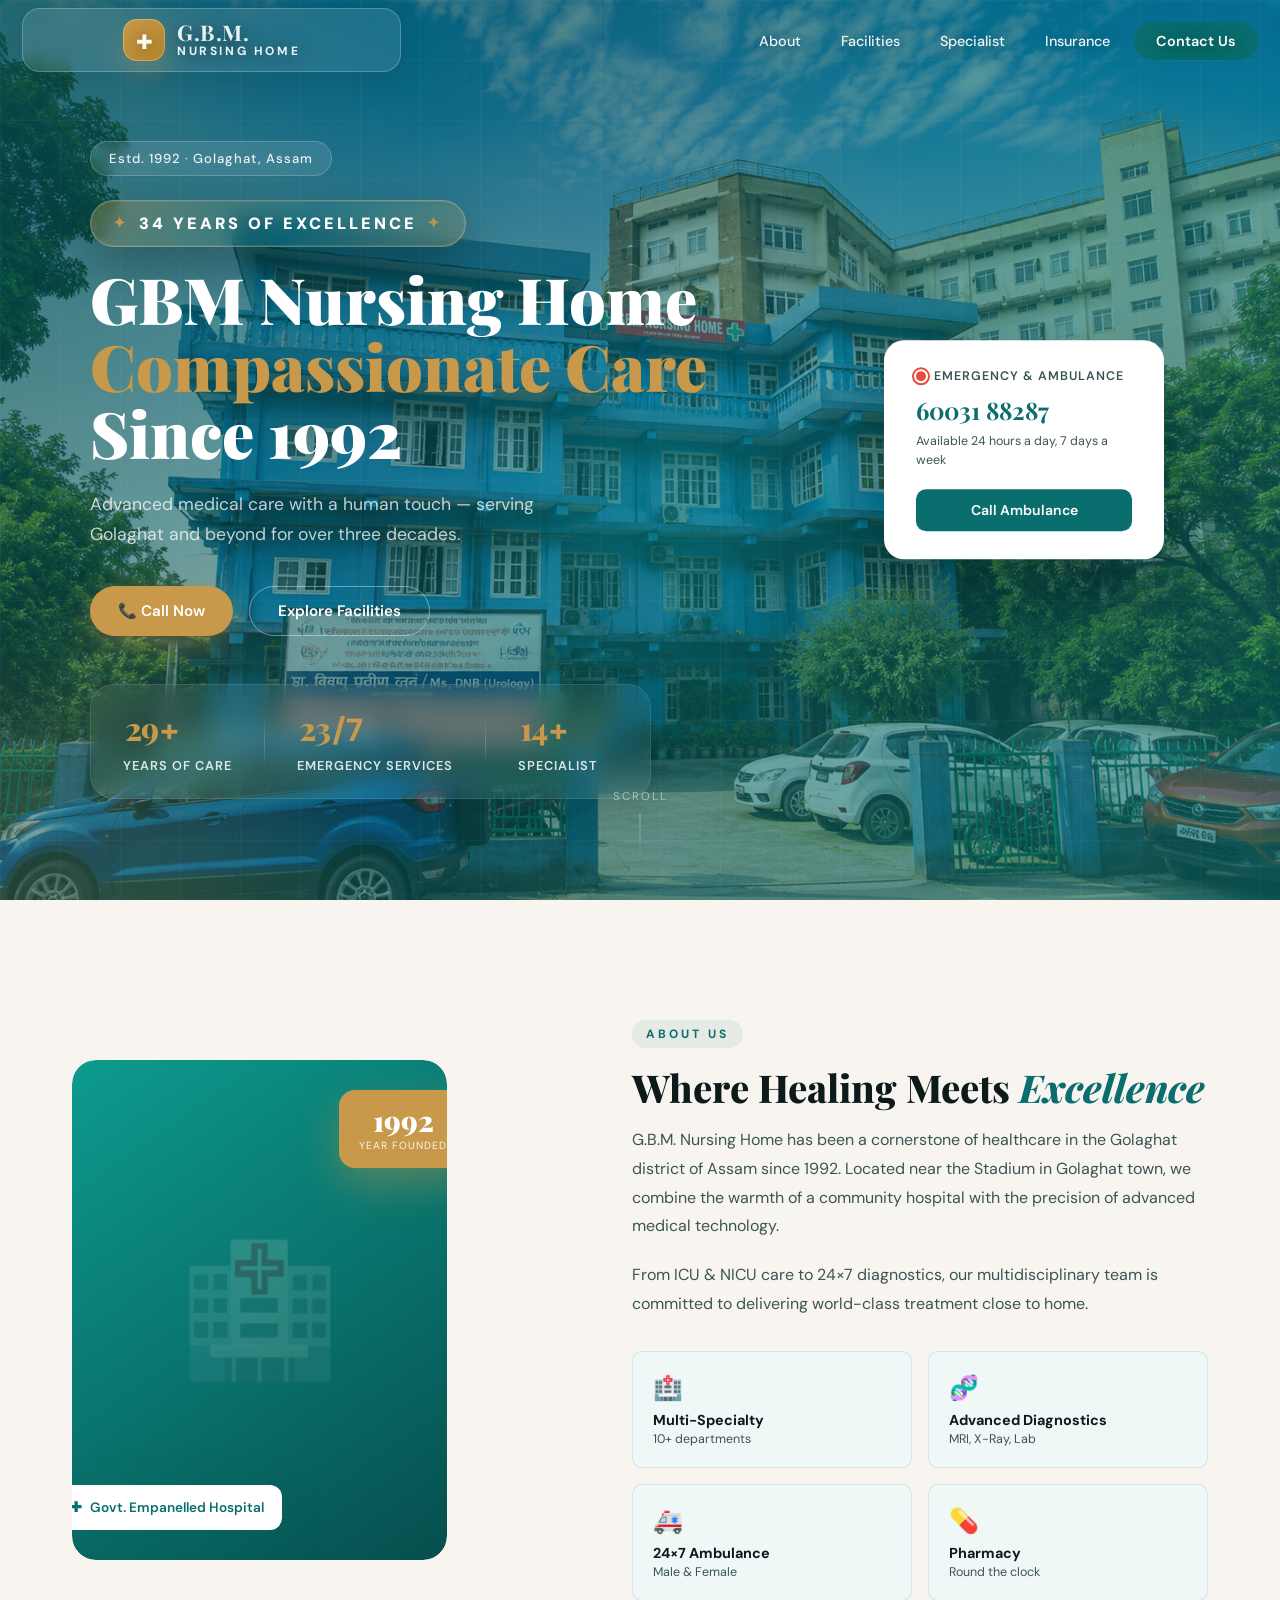
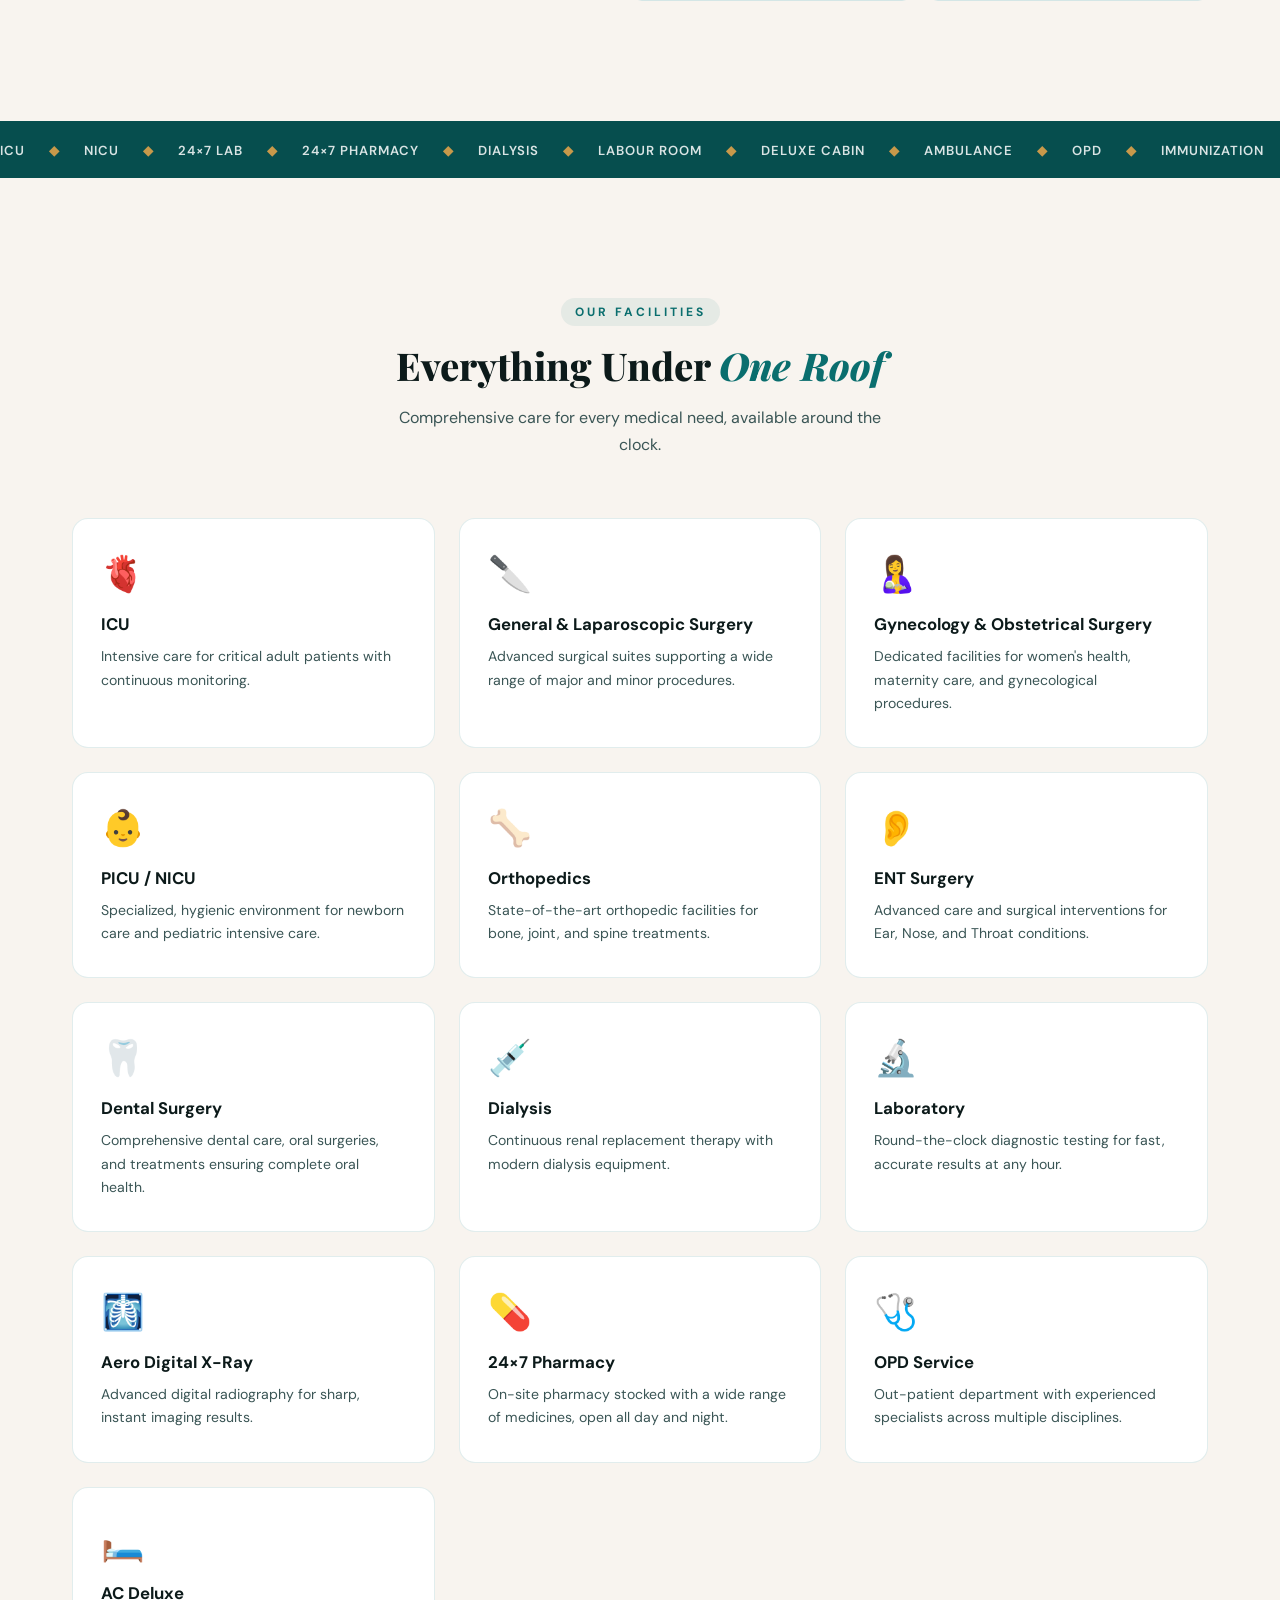
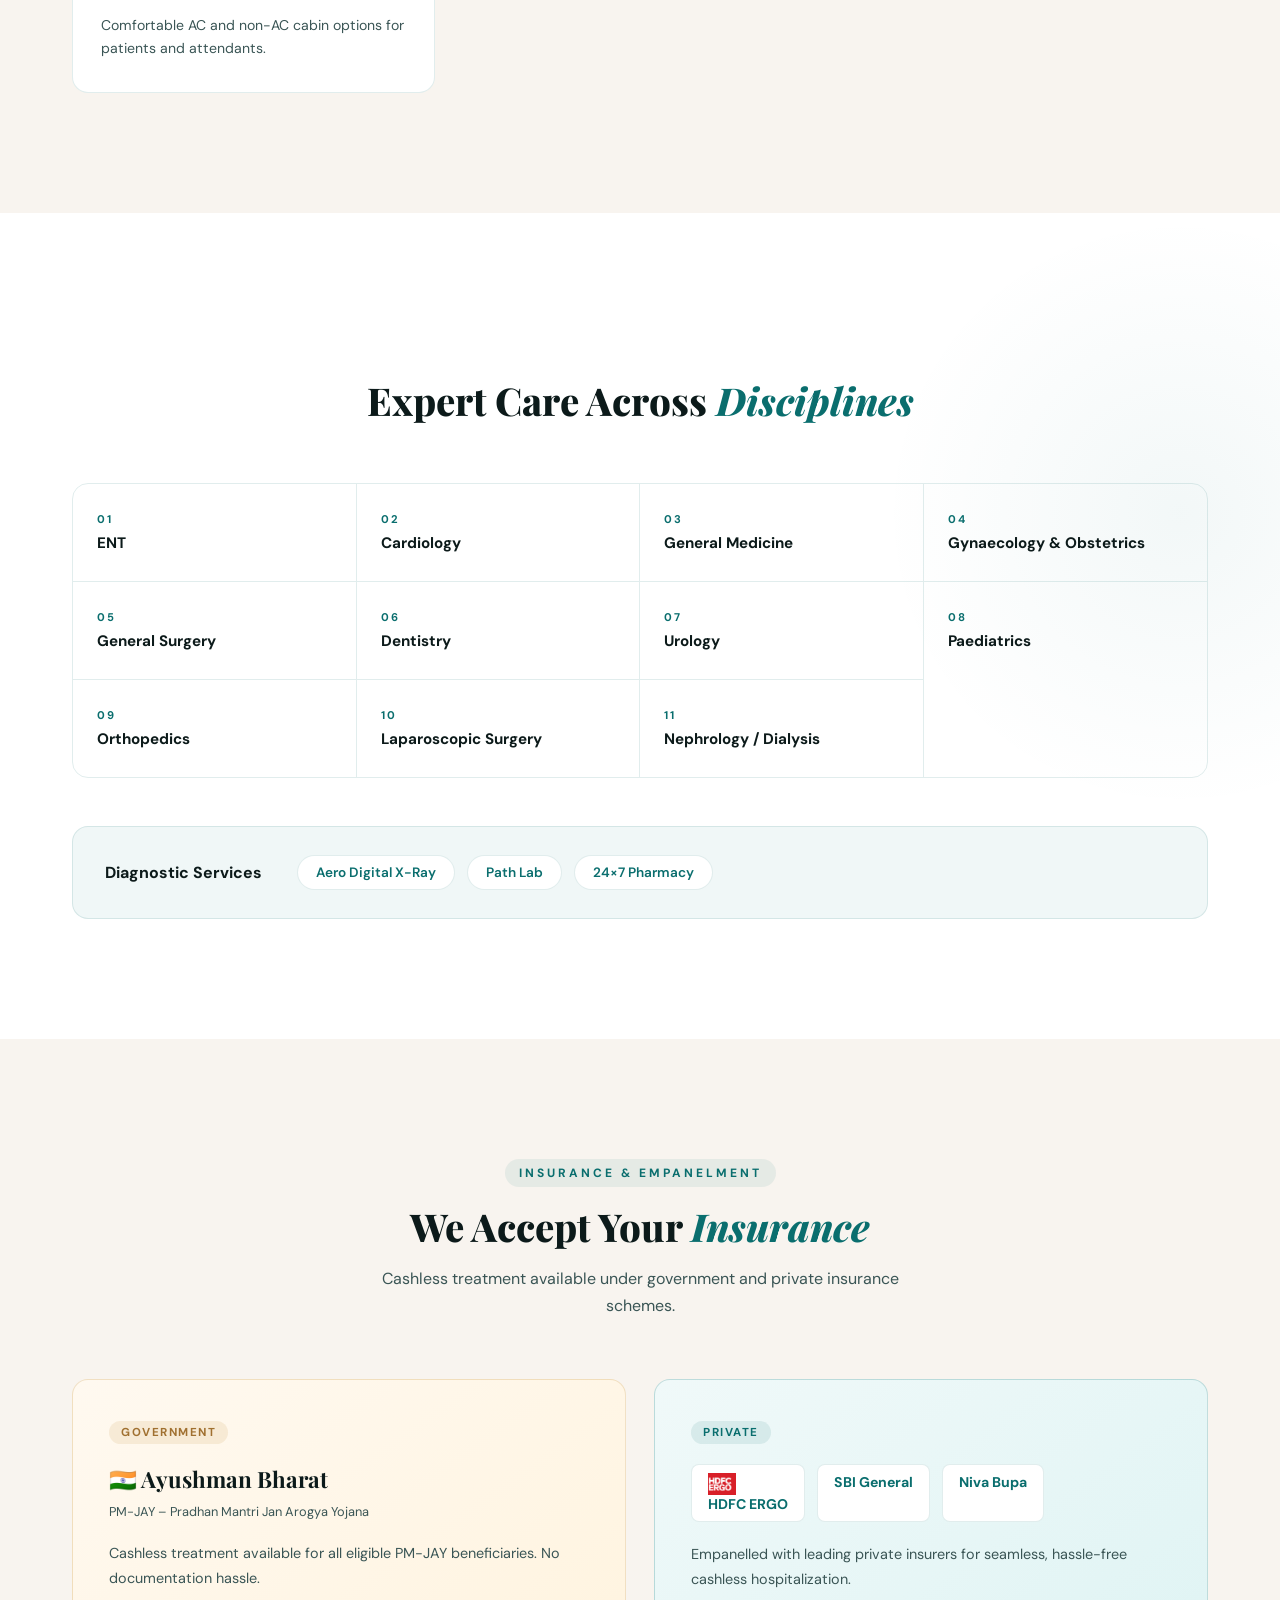
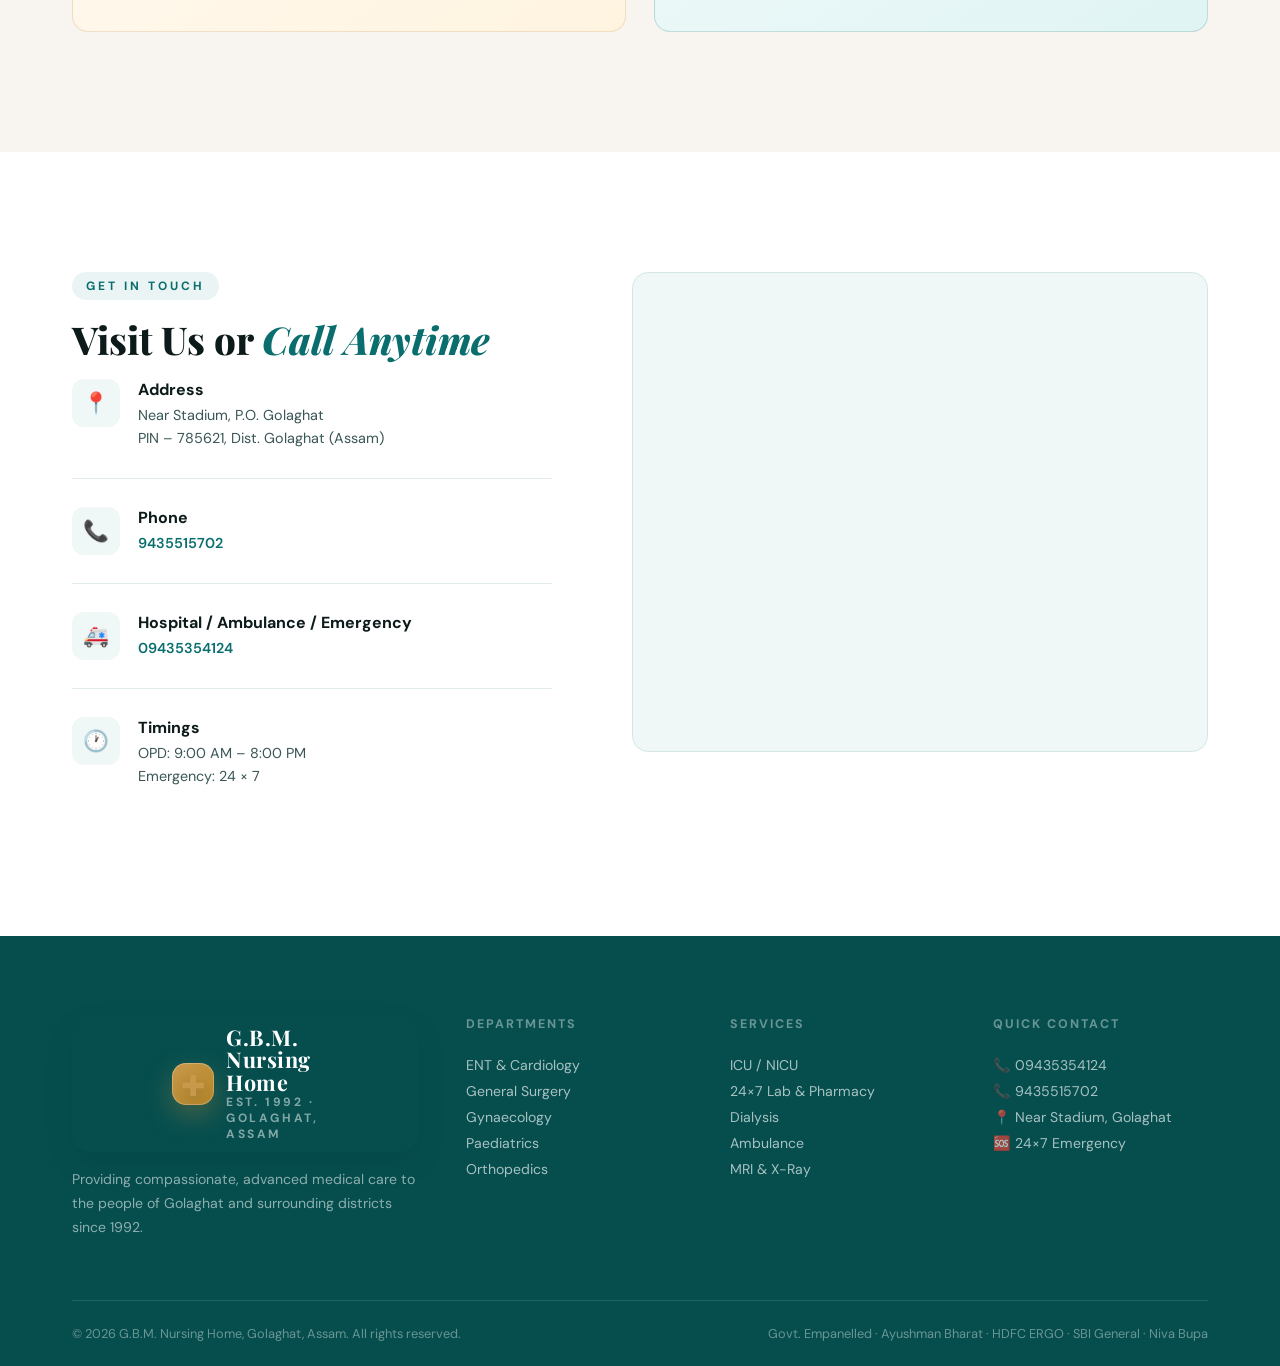
<file: index.html>
<!DOCTYPE html>
<html lang="en">
<head>
  <meta charset="UTF-8" />
  <meta name="viewport" content="width=device-width, initial-scale=1.0"/>
  <title>GBM Nursing Home | Best Nursing Home in Golaghat, Assam</title>
  <meta name="description" content="GBM Nursing Home in Golaghat, Assam — one of the best nursing homes in Golaghat since 1992. Multi-specialty hospital with ICU, NICU, surgery, diagnostics, 24×7 emergency and ambulance.">
  <meta name="keywords" content="nursing home, nursing home golaghat, best nursing homes in golaghat, list of nursing homes in golaghat, list of nursing homes, golaghat nursing home, golagahat nursing home, GBM nursing home, hospital in golaghat, best hospital golaghat assam, multi specialty hospital golaghat, private nursing home golaghat, nursing home near stadium golaghat, 24x7 emergency hospital golaghat, ayushman bharat hospital golaghat">
  <link rel="icon" type="image/jpeg" href="/logo.jpg">
  <link rel="apple-touch-icon" href="/logo.jpg">
  <meta property="og:url" content="https://gbmnursinghome.com/">
  <meta property="og:title" content="GBM Nursing Home – Golaghat, Assam">
  <meta property="og:description" content="GBM Nursing Home in Golaghat, Assam — one of the best nursing homes in Golaghat since 1992. Multi-specialty hospital with ICU, NICU, surgery, diagnostics, 24×7 emergency and ambulance.">
  <meta property="og:site_name" content="GBM Nursing Home">
  <meta property="og:image" content="https://gbmnursinghome.com/logo.jpg">
  <meta property="og:type" content="website">
  <meta property="og:see_also" content="https://www.facebook.com/pages/Gbm%20Nursing%20Home/524709287740438/">
  <meta name="twitter:card" content="summary_large_image">
  <meta name="twitter:title" content="GBM Nursing Home – Golaghat, Assam">
  <meta name="twitter:description" content="GBM Nursing Home — best nursing home in Golaghat, Assam. Multi-specialty healthcare since 1992 with 24×7 emergency.">
  <meta name="twitter:image" content="https://gbmnursinghome.com/logo.jpg">
  <script type="application/ld+json">
  {
    "@context": "https://schema.org",
    "@type": "Hospital",
    "name": "GBM Nursing Home",
    "url": "https://gbmnursinghome.com",
    "logo": "https://gbmnursinghome.com/logo.jpg",
    "sameAs": [
      "https://www.facebook.com/pages/Gbm%20Nursing%20Home/524709287740438/"
    ],
    "address": {
      "@type": "PostalAddress",
      "streetAddress": "Near Stadium, P.O. Golaghat",
      "postalCode": "785621",
      "addressLocality": "Golaghat",
      "addressRegion": "Assam",
      "addressCountry": "IN"
    },
    "telephone": "+91-9435515702"
  }
  </script>
  <link rel="stylesheet" href="style.css" />
  <link rel="preconnect" href="https://fonts.googleapis.com">
  <link rel="preconnect" href="https://fonts.gstatic.com" crossorigin>
  <link href="https://fonts.googleapis.com/css2?family=Playfair+Display:wght@400;600;700;900&family=DM+Sans:wght@300;400;500;600&display=swap" rel="stylesheet">
</head>
<body>

  <!-- PRELOADER -->
  <div id="preloader">
    <div class="pre-cross">
      <span></span><span></span>
    </div>
    <p class="pre-text">GBM Nursing Home</p>
  </div>

  <!-- CURSOR -->
  <div id="cursor"></div>
  <div id="cursor-follower"></div>

  <section class="nav-hero">
    <!-- NAV -->
    <nav id="navbar">
      <div class="nav-inner">
        <div class="nav-logo">
          <span class="logo-cross">✚</span>
          <div>
            <strong>G.B.M.</strong>
            <small>Nursing Home</small>
          </div>
        </div>
        <ul class="nav-links">
          <li><a href="#about">About</a></li>
          <li><a href="facilities.html">Facilities</a></li>
          <li><a href="specialist.html">Specialist</a></li>
          <li><a href="#insurance">Insurance</a></li>
          <li><a href="#contact" class="nav-cta">Contact Us</a></li>
        </ul>
        <button class="hamburger" id="hamburger" aria-label="Menu">
          <span></span><span></span><span></span>
        </button>
      </div>
      <div class="mobile-menu" id="mobileMenu">
        <a href="#about">About</a>
        <a href="facilities.html">Facilities</a>
        <a href="specialist.html">Specialist</a>
        <a href="#insurance">Insurance</a>
        <a href="#contact">Contact Us</a>
      </div>
    </nav>

    <!-- HERO -->
    <section id="hero">
      <div class="hero-bg">
        <div class="hero-blob blob1"></div>
        <div class="hero-blob blob2"></div>
        <div class="hero-blob blob3"></div>
        <div class="grid-lines"></div>
      </div>
      <div class="hero-content">
        <div class="hero-badge reveal">Estd. 1992 · Golaghat, Assam</div>
        <div class="hero-exp reveal">34 years of excellence</div>
        <h1 class="hero-title reveal">
          <span class="line">GBM Nursing Home</span>
          <span class="line accent-line">Compassionate Care</span>
          <span class="line">Since 1992</span>
        </h1>
        <p class="hero-sub reveal">Advanced medical care with a human touch — serving Golaghat and beyond for over three decades.</p>
        <div class="hero-actions reveal">
          <a href="tel:6003188287" class="btn btn-primary">📞 Call Now</a>
          <a href="#facilities" class="btn btn-ghost">Explore Facilities</a>
        </div>
        <div class="hero-stats reveal">
          <div class="stat">
            <span class="stat-num" data-count="30">0</span><span>+</span>
            <small>Years of Care</small>
          </div>
          <div class="stat-div"></div>
          <div class="stat">
            <span class="stat-num" data-count="24">0</span><span>/7</span>
            <small>Emergency Services</small>
          </div>
          <div class="stat-div"></div>
          <div class="stat">
            <span class="stat-num" data-count="15">0</span><span>+</span>
            <small>Specialist</small>
          </div>
        </div>
      </div>
      <div class="hero-card reveal">
        <div class="hcard-header">
          <span class="pulse-dot"></span> Emergency & Ambulance
        </div>
        <div class="hcard-num">60031 88287</div>
        <div class="hcard-sub">Available 24 hours a day, 7 days a week</div>
        <a href="tel:6003188287" class="hcard-btn">Call Ambulance</a>
      </div>
      <div class="scroll-hint">
        <span>Scroll</span>
        <div class="scroll-line"></div>
      </div>
    </section>
  </section>

  <!-- ABOUT -->
  <section id="about">
    <div class="container">
      <div class="about-grid">
        <div class="about-visual">
          <div class="about-img-wrap">
            <div class="about-img-bg"></div>
            <div class="about-tag"><span>✚</span> Govt. Empanelled Hospital</div>
            <div class="about-year">
              <strong>1992</strong>
              <small>Year Founded</small>
            </div>
          </div>
        </div>
        <div class="about-text">
          <div class="section-label reveal-up">About Us</div>
          <h2 class="section-heading reveal-up">Where Healing Meets <em>Excellence</em></h2>
          <p class="reveal-up">G.B.M. Nursing Home has been a cornerstone of healthcare in the Golaghat district of Assam since 1992. Located near the Stadium in Golaghat town, we combine the warmth of a community hospital with the precision of advanced medical technology.</p>
          <p class="reveal-up">From ICU & NICU care to 24×7 diagnostics, our multidisciplinary team is committed to delivering world-class treatment close to home.</p>
          <div class="about-pillars reveal-up">
            <div class="pillar">
              <div class="pillar-icon">🏥</div>
              <strong>Multi-Specialty</strong>
              <span>10+ departments</span>
            </div>
            <div class="pillar">
              <div class="pillar-icon">🧬</div>
              <strong>Advanced Diagnostics</strong>
              <span>MRI, X-Ray, Lab</span>
            </div>
            <div class="pillar">
              <div class="pillar-icon">🚑</div>
              <strong>24×7 Ambulance</strong>
              <span>Male & Female</span>
            </div>
            <div class="pillar">
              <div class="pillar-icon">💊</div>
              <strong>Pharmacy</strong>
              <span>Round the clock</span>
            </div>
          </div>
        </div>
      </div>
    </div>
  </section>

  <!-- FACILITIES TICKER -->
  <div class="ticker-wrap">
    <div class="ticker-track">
      <span>ICU</span><span class="dot">◆</span>
      <span>NICU</span><span class="dot">◆</span>
      <span>24×7 Lab</span><span class="dot">◆</span>
      <span>24×7 Pharmacy</span><span class="dot">◆</span>
      <span>Dialysis</span><span class="dot">◆</span>
      <span>Labour Room</span><span class="dot">◆</span>
      <span>Deluxe Cabin</span><span class="dot">◆</span>
      <span>Ambulance</span><span class="dot">◆</span>
      <span>OPD</span><span class="dot">◆</span>
      <span>Immunization</span><span class="dot">◆</span>
      <span>ICU</span><span class="dot">◆</span>
      <span>NICU</span><span class="dot">◆</span>
      <span>24×7 Lab</span><span class="dot">◆</span>
      <span>24×7 Pharmacy</span><span class="dot">◆</span>
      <span>Dialysis</span><span class="dot">◆</span>
      <span>Labour Room</span><span class="dot">◆</span>
      <span>Deluxe Cabin</span><span class="dot">◆</span>
      <span>Ambulance</span><span class="dot">◆</span>
      <span>OPD</span><span class="dot">◆</span>
      <span>Immunization</span><span class="dot">◆</span>
    </div>
  </div>

  <!-- FACILITIES -->
  <section id="facilities">
    <div class="container">
      <div class="section-header">
        <div class="section-label reveal-up">Our Facilities</div>
        <h2 class="section-heading reveal-up">Everything Under <em>One Roof</em></h2>
        <p class="section-sub reveal-up">Comprehensive care for every medical need, available around the clock.</p>
      </div>
      <div class="facilities-grid">
        <div class="fac-card reveal-up" data-delay="0" onclick="window.location.href='facilities.html#icu'" style="cursor: pointer;">
          <div class="fac-icon">🫀</div>
          <h3>ICU</h3>
          <p>Intensive care for critical adult patients with continuous monitoring.</p>
        </div>
        <div class="fac-card reveal-up" data-delay="100" onclick="window.location.href='facilities.html#gen-surgery'" style="cursor: pointer;">
          <div class="fac-icon">🔪</div>
          <h3>General & Laparoscopic Surgery</h3>
          <p>Advanced surgical suites supporting a wide range of major and minor procedures.</p>
        </div>
        <div class="fac-card reveal-up" data-delay="200" onclick="window.location.href='facilities.html#gynecology'" style="cursor: pointer;">
          <div class="fac-icon">🤱</div>
          <h3>Gynecology & Obstetrical Surgery</h3>
          <p>Dedicated facilities for women's health, maternity care, and gynecological procedures.</p>
        </div>
        <div class="fac-card reveal-up" data-delay="0" onclick="window.location.href='facilities.html#picu-nicu'" style="cursor: pointer;">
          <div class="fac-icon">👶</div>
          <h3>PICU / NICU</h3>
          <p>Specialized, hygienic environment for newborn care and pediatric intensive care.</p>
        </div>
        <div class="fac-card reveal-up" data-delay="100" onclick="window.location.href='facilities.html#orthopedics'" style="cursor: pointer;">
          <div class="fac-icon">🦴</div>
          <h3>Orthopedics</h3>
          <p>State-of-the-art orthopedic facilities for bone, joint, and spine treatments.</p>
        </div>
        <div class="fac-card reveal-up" data-delay="200" onclick="window.location.href='facilities.html#ent'" style="cursor: pointer;">
          <div class="fac-icon">👂</div>
          <h3>ENT Surgery</h3>
          <p>Advanced care and surgical interventions for Ear, Nose, and Throat conditions.</p>
        </div>
        <div class="fac-card reveal-up" data-delay="0" onclick="window.location.href='facilities.html#dental'" style="cursor: pointer;">
          <div class="fac-icon">🦷</div>
          <h3>Dental Surgery</h3>
          <p>Comprehensive dental care, oral surgeries, and treatments ensuring complete oral health.</p>
        </div>
        <div class="fac-card reveal-up" data-delay="100" onclick="window.location.href='facilities.html#dialysis'" style="cursor: pointer;">
          <div class="fac-icon">💉</div>
          <h3>Dialysis</h3>
          <p>Continuous renal replacement therapy with modern dialysis equipment.</p>
        </div>
        <div class="fac-card reveal-up" data-delay="200" onclick="window.location.href='facilities.html#laboratory'" style="cursor: pointer;">
          <div class="fac-icon">🔬</div>
          <h3>Laboratory</h3>
          <p>Round-the-clock diagnostic testing for fast, accurate results at any hour.</p>
        </div>
        <div class="fac-card reveal-up" data-delay="0" onclick="window.location.href='facilities.html#xray'" style="cursor: pointer;">
          <div class="fac-icon">🩻</div>
          <h3>Aero Digital X-Ray</h3>
          <p>Advanced digital radiography for sharp, instant imaging results.</p>
        </div>
        <div class="fac-card reveal-up" data-delay="100" onclick="window.location.href='facilities.html#pharmacy'" style="cursor: pointer;">
          <div class="fac-icon">💊</div>
          <h3>24×7 Pharmacy</h3>
          <p>On-site pharmacy stocked with a wide range of medicines, open all day and night.</p>
        </div>
        <div class="fac-card reveal-up" data-delay="200" onclick="window.location.href='facilities.html#opd'" style="cursor: pointer;">
          <div class="fac-icon">🩺</div>
          <h3>OPD Service</h3>
          <p>Out-patient department with experienced specialists across multiple disciplines.</p>
        </div>
        <div class="fac-card reveal-up" data-delay="0" onclick="window.location.href='facilities.html#ac-delux'" style="cursor: pointer;">
          <div class="fac-icon">🛏️</div>
          <h3>AC Deluxe</h3>
          <p>Comfortable AC and non-AC cabin options for patients and attendants.</p>
        </div>
      </div>
    </div>
  </section>

  <!-- SPECIALITIES -->
  <section id="specialities">
    <div class="spec-bg"></div>
    <div class="container">
      <div class="section-header">
        <div class="section-label reveal-up">Medical Specialist</div>
        <h2 class="section-heading reveal-up">Expert Care Across <em>Disciplines</em></h2>
      </div>
      <div class="spec-grid">
        <div class="spec-item reveal-up" data-delay="0" onclick="window.location.href='facilities.html#ent'" style="cursor:pointer;"><span>01</span><strong>ENT</strong></div>
        <div class="spec-item reveal-up" data-delay="50" onclick="window.location.href='facilities.html#icu'" style="cursor:pointer;"><span>02</span><strong>Cardiology</strong></div>
        <div class="spec-item reveal-up" data-delay="100" onclick="window.location.href='facilities.html#opd'" style="cursor:pointer;"><span>03</span><strong>General Medicine</strong></div>
        <div class="spec-item reveal-up" data-delay="150" onclick="window.location.href='facilities.html#gynecology'" style="cursor:pointer;"><span>04</span><strong>Gynaecology & Obstetrics</strong></div>
        <div class="spec-item reveal-up" data-delay="200" onclick="window.location.href='facilities.html#gen-surgery'" style="cursor:pointer;"><span>05</span><strong>General Surgery</strong></div>
        <div class="spec-item reveal-up" data-delay="250" onclick="window.location.href='facilities.html#dental'" style="cursor:pointer;"><span>06</span><strong>Dentistry</strong></div>
        <div class="spec-item reveal-up" data-delay="0" onclick="window.location.href='facilities.html#opd'" style="cursor:pointer;"><span>07</span><strong>Urology</strong></div>
        <div class="spec-item reveal-up" data-delay="50" onclick="window.location.href='facilities.html#picu-nicu'" style="cursor:pointer;"><span>08</span><strong>Paediatrics</strong></div>
        <div class="spec-item reveal-up" data-delay="100" onclick="window.location.href='facilities.html#orthopedics'" style="cursor:pointer;"><span>09</span><strong>Orthopedics</strong></div>
        <div class="spec-item reveal-up" data-delay="150" onclick="window.location.href='facilities.html#gen-surgery'" style="cursor:pointer;"><span>10</span><strong>Laparoscopic Surgery</strong></div>
        <div class="spec-item reveal-up" data-delay="200" onclick="window.location.href='facilities.html#dialysis'" style="cursor:pointer;"><span>11</span><strong>Nephrology / Dialysis</strong></div>
      </div>

      <!-- Diagnostic services -->
      <div class="diag-row reveal-up">
        <div class="diag-title">Diagnostic Services</div>
        <div class="diag-tags">
          <span onclick="window.location.href='facilities.html#xray'" style="cursor:pointer;">Aero Digital X-Ray</span>
          <span onclick="window.location.href='facilities.html#laboratory'" style="cursor:pointer;">Path Lab</span>
          <span onclick="window.location.href='facilities.html#pharmacy'" style="cursor:pointer;">24×7 Pharmacy</span>
        </div>
      </div>
    </div>
  </section>

  <!-- INSURANCE -->
  <section id="insurance">
    <div class="container">
      <div class="section-header">
        <div class="section-label reveal-up">Insurance & Empanelment</div>
        <h2 class="section-heading reveal-up">We Accept Your <em>Insurance</em></h2>
        <p class="section-sub reveal-up">Cashless treatment available under government and private insurance schemes.</p>
      </div>
      <div class="ins-grid">
        <div class="ins-card govt reveal-up">
          <div class="ins-badge">Government</div>
          <div class="ins-logo-wrap">
            <div class="ins-logo-text ayush">🇮🇳 Ayushman Bharat</div>
            <small>PM-JAY – Pradhan Mantri Jan Arogya Yojana</small>
          </div>
          <p>Cashless treatment available for all eligible PM-JAY beneficiaries. No documentation hassle.</p>
        </div>
        <div class="ins-card private reveal-up">
          <div class="ins-badge">Private</div>
          <div class="ins-logos-row">
            <div class="ins-pill">
              <img src="images/HDFC%20ERGO.png" alt="HDFC ERGO" loading="lazy" style="height:22px; width:auto; vertical-align:middle; margin-right:8px;">
              HDFC ERGO
            </div>
            <div class="ins-pill">SBI General</div>
            <div class="ins-pill">Niva Bupa</div>
          </div>
          <p>Empanelled with leading private insurers for seamless, hassle-free cashless hospitalization.</p>
        </div>
      </div>
    </div>
  </section>

  <!-- CONTACT -->
  <section id="contact">
    <div class="container">
      <div class="contact-grid">
        <div class="contact-info reveal-up">
          <div class="section-label">Get In Touch</div>
          <h2 class="section-heading">Visit Us or <em>Call Anytime</em></h2>
          <div class="contact-item">
            <div class="ci-icon">📍</div>
            <div>
              <strong>Address</strong>
              <p>Near Stadium, P.O. Golaghat<br>PIN – 785621, Dist. Golaghat (Assam)</p>
            </div>
          </div>
          <div class="contact-item">
            <div class="ci-icon">📞</div>
            <div>
              <strong>Phone</strong>
              <p><a href="tel:9435515702">9435515702</a></p>
            </div>
          </div>
          <div class="contact-item">
            <div class="ci-icon">🚑</div>
            <div>
              <strong>Hospital / Ambulance / Emergency</strong>
              <p><a href="tel:09435354124">09435354124</a></p>
            </div>
          </div>
          <div class="contact-item">
            <div class="ci-icon">🕐</div>
            <div>
              <strong>Timings</strong>
              <p>OPD: 9:00 AM – 8:00 PM<br>Emergency: 24 × 7</p>
            </div>
          </div>
        </div>
        <div class="contact-map reveal-up">
          <div class="map-placeholder">
            <iframe
              src="https://www.google.com/maps/embed?pb=!1m18!1m12!1m3!1d3577.2!2d93.9696!3d26.5013!2m3!1f0!2f0!3f0!3m2!1i1024!2i768!4f13.1!3m3!1m2!1s0x37d5a8d6f1234567%3A0xabcdef123456!2sGBM+Nursing+Home!5e0!3m2!1sen!2sin!4v1234567890"
              width="100%" height="100%" style="border:0;" allowfullscreen="" loading="lazy"
              referrerpolicy="no-referrer-when-downgrade"
              title="GBM Nursing Home Location">
            </iframe>
          </div>
        </div>
      </div>
    </div>
  </section>

  <!-- FOOTER -->
  <footer id="footer">
    <div class="container">
      <div class="footer-top">
        <div class="footer-brand">
          <div class="nav-logo">
            <span class="logo-cross">✚</span>
            <div>
              <strong>G.B.M. Nursing Home</strong>
              <small>Est. 1992 · Golaghat, Assam</small>
            </div>
          </div>
          <p>Providing compassionate, advanced medical care to the people of Golaghat and surrounding districts since 1992.</p>
        </div>
        <div class="footer-links-col">
          <strong>Departments</strong>
          <a href="#specialities">ENT & Cardiology</a>
          <a href="#specialities">General Surgery</a>
          <a href="#specialities">Gynaecology</a>
          <a href="#specialities">Paediatrics</a>
          <a href="#specialities">Orthopedics</a>
        </div>
        <div class="footer-links-col">
          <strong>Services</strong>
          <a href="#facilities">ICU / NICU</a>
          <a href="#facilities">24×7 Lab & Pharmacy</a>
          <a href="#facilities">Dialysis</a>
          <a href="#facilities">Ambulance</a>
          <a href="#facilities">MRI & X-Ray</a>
        </div>
        <div class="footer-links-col">
          <strong>Quick Contact</strong>
          <a href="tel:09435354124">📞 09435354124</a>
          <a href="tel:9435515702">📞 9435515702</a>
          <span>📍 Near Stadium, Golaghat</span>
          <span>🆘 24×7 Emergency</span>
        </div>
      </div>
      <div class="footer-bottom">
        <p>© 2024 G.B.M. Nursing Home, Golaghat, Assam. All rights reserved.</p>
        <p>Govt. Empanelled · Ayushman Bharat · HDFC ERGO · SBI General · Niva Bupa</p>
      </div>
    </div>
  </footer>

  <script src="main.js"></script>
</body>
</html>
</file>
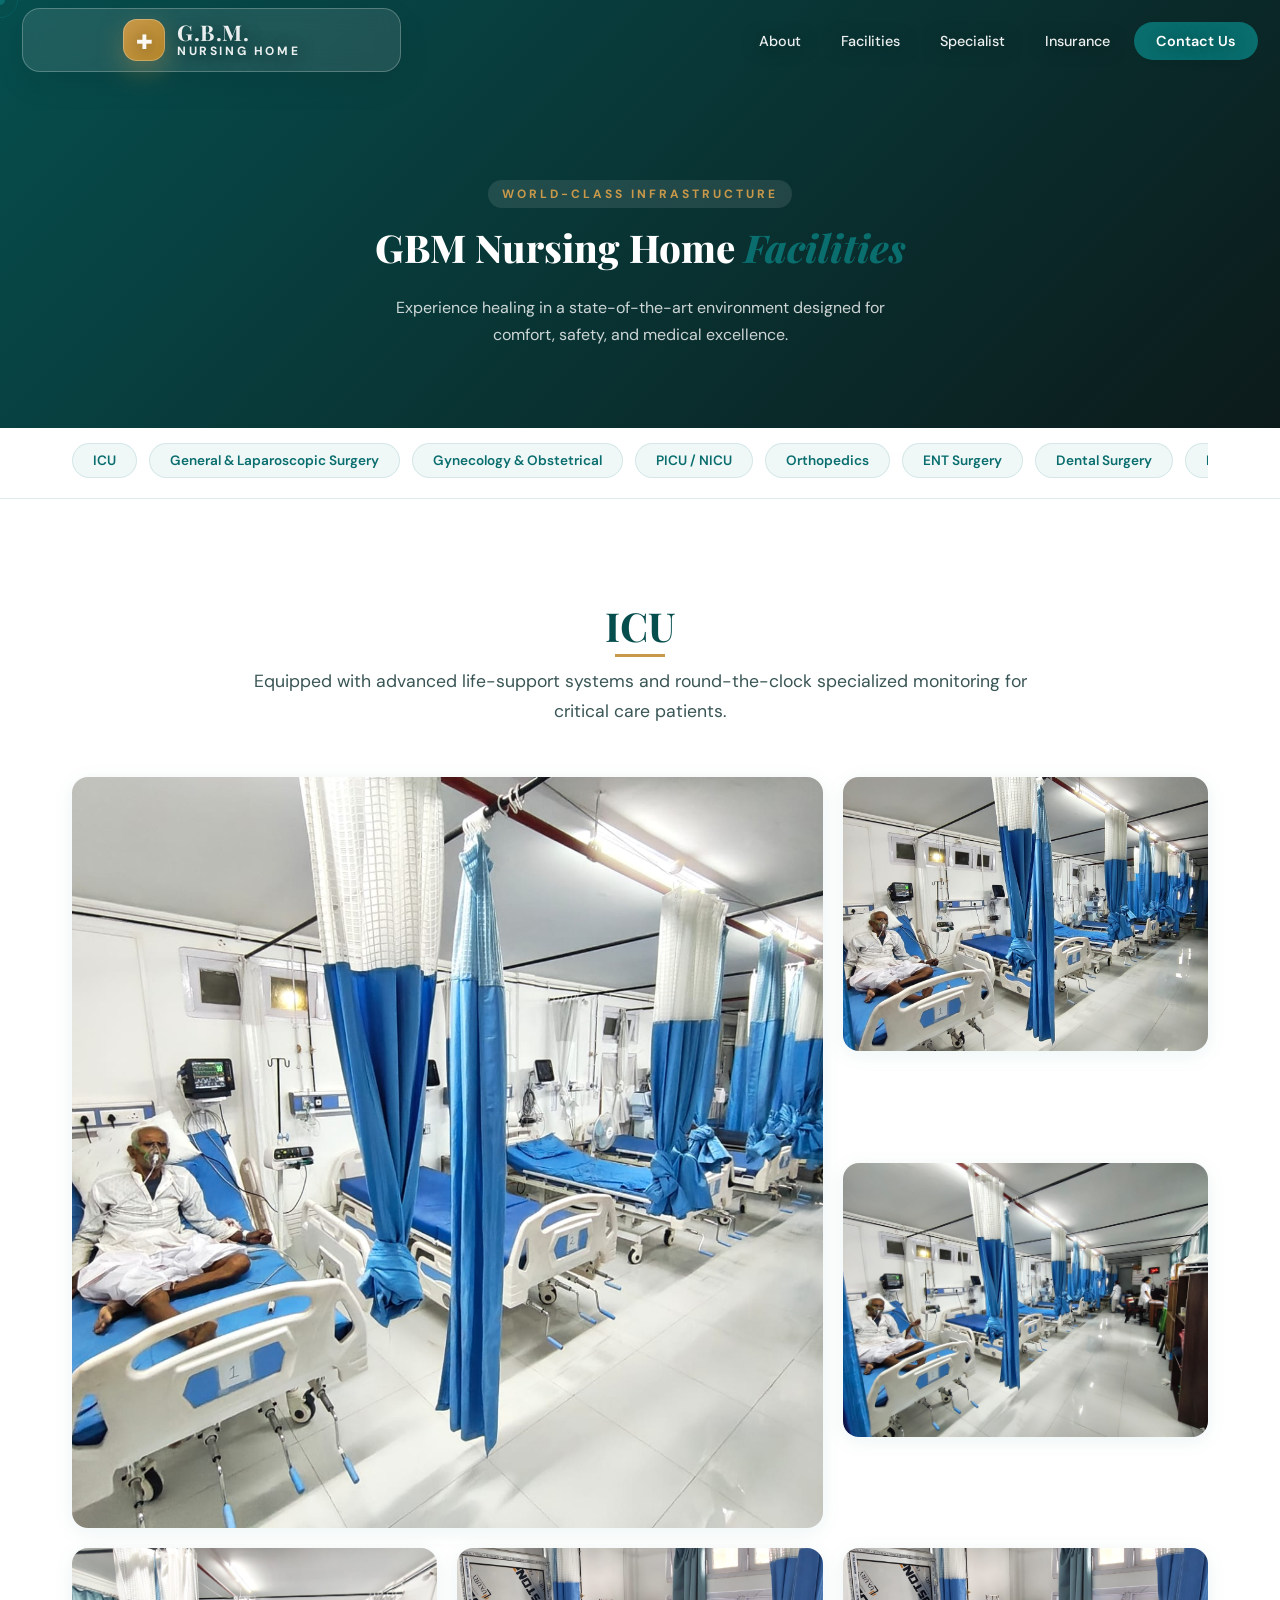
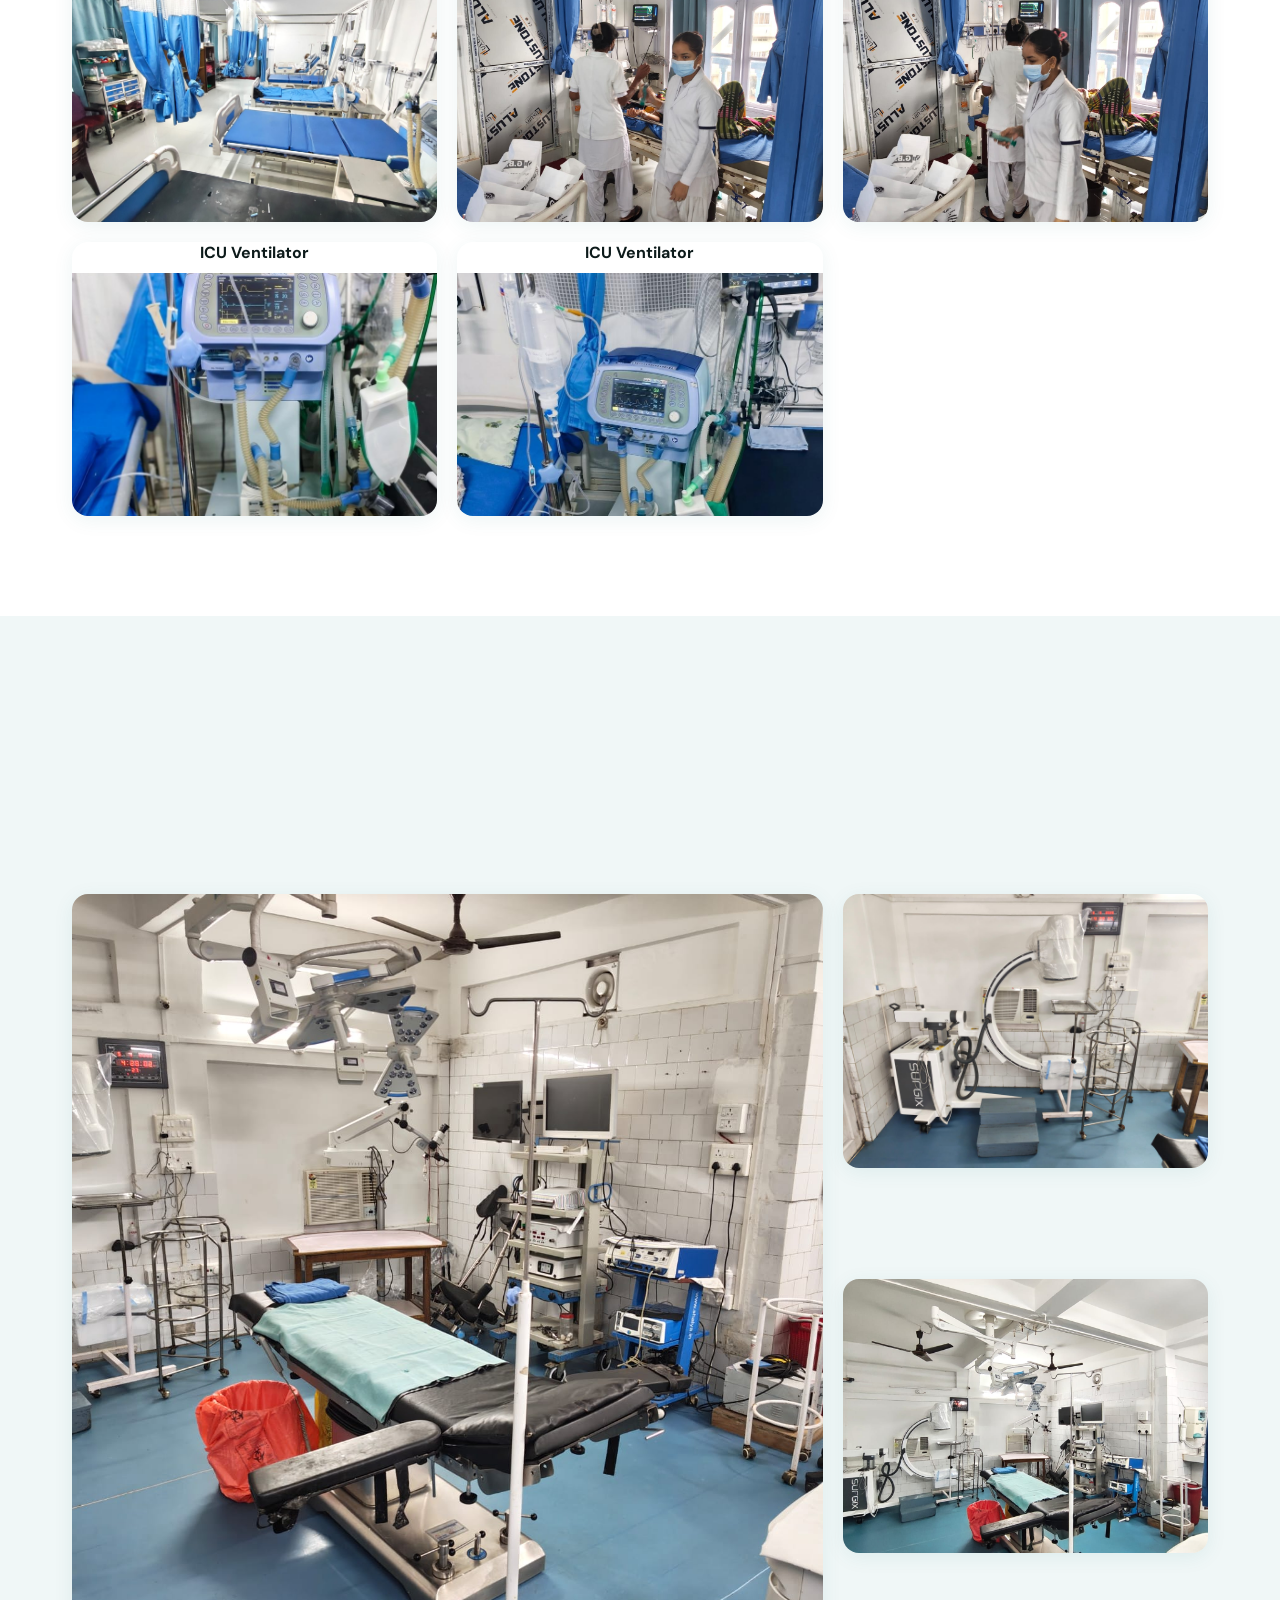
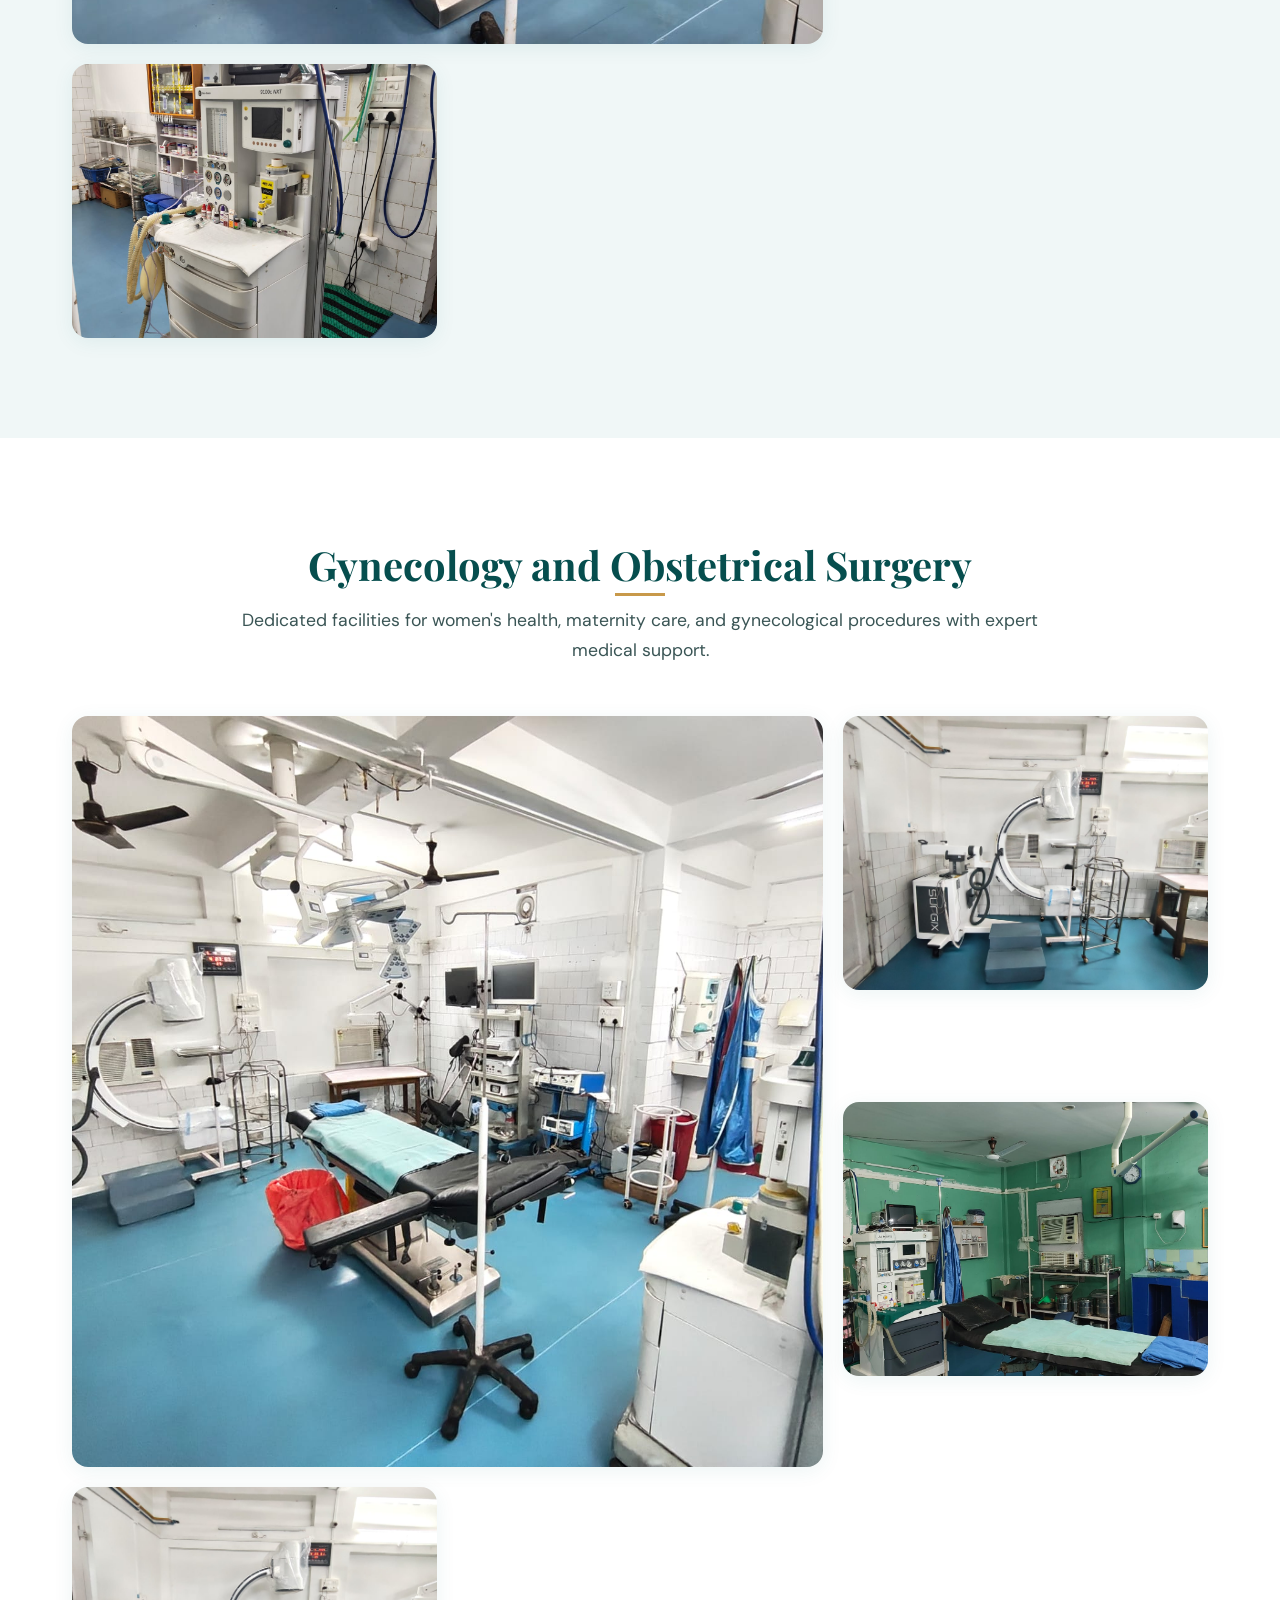
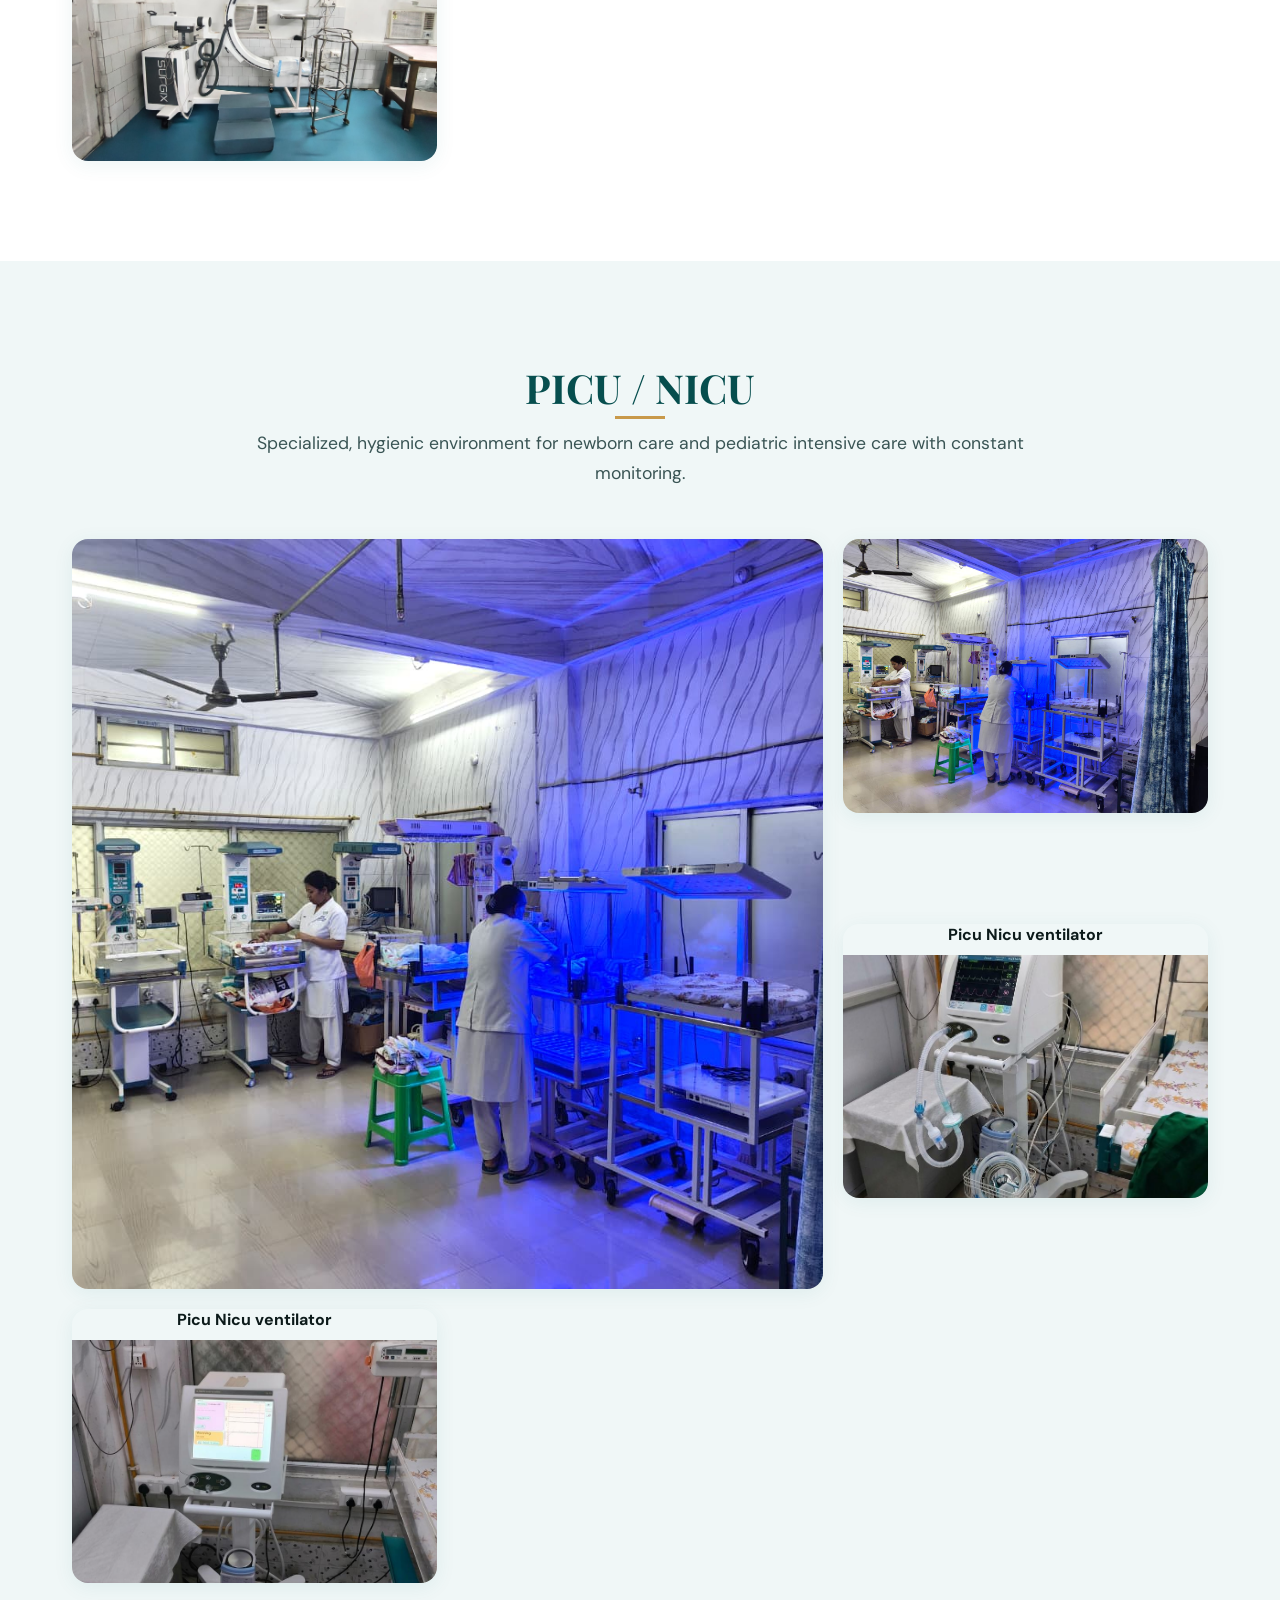
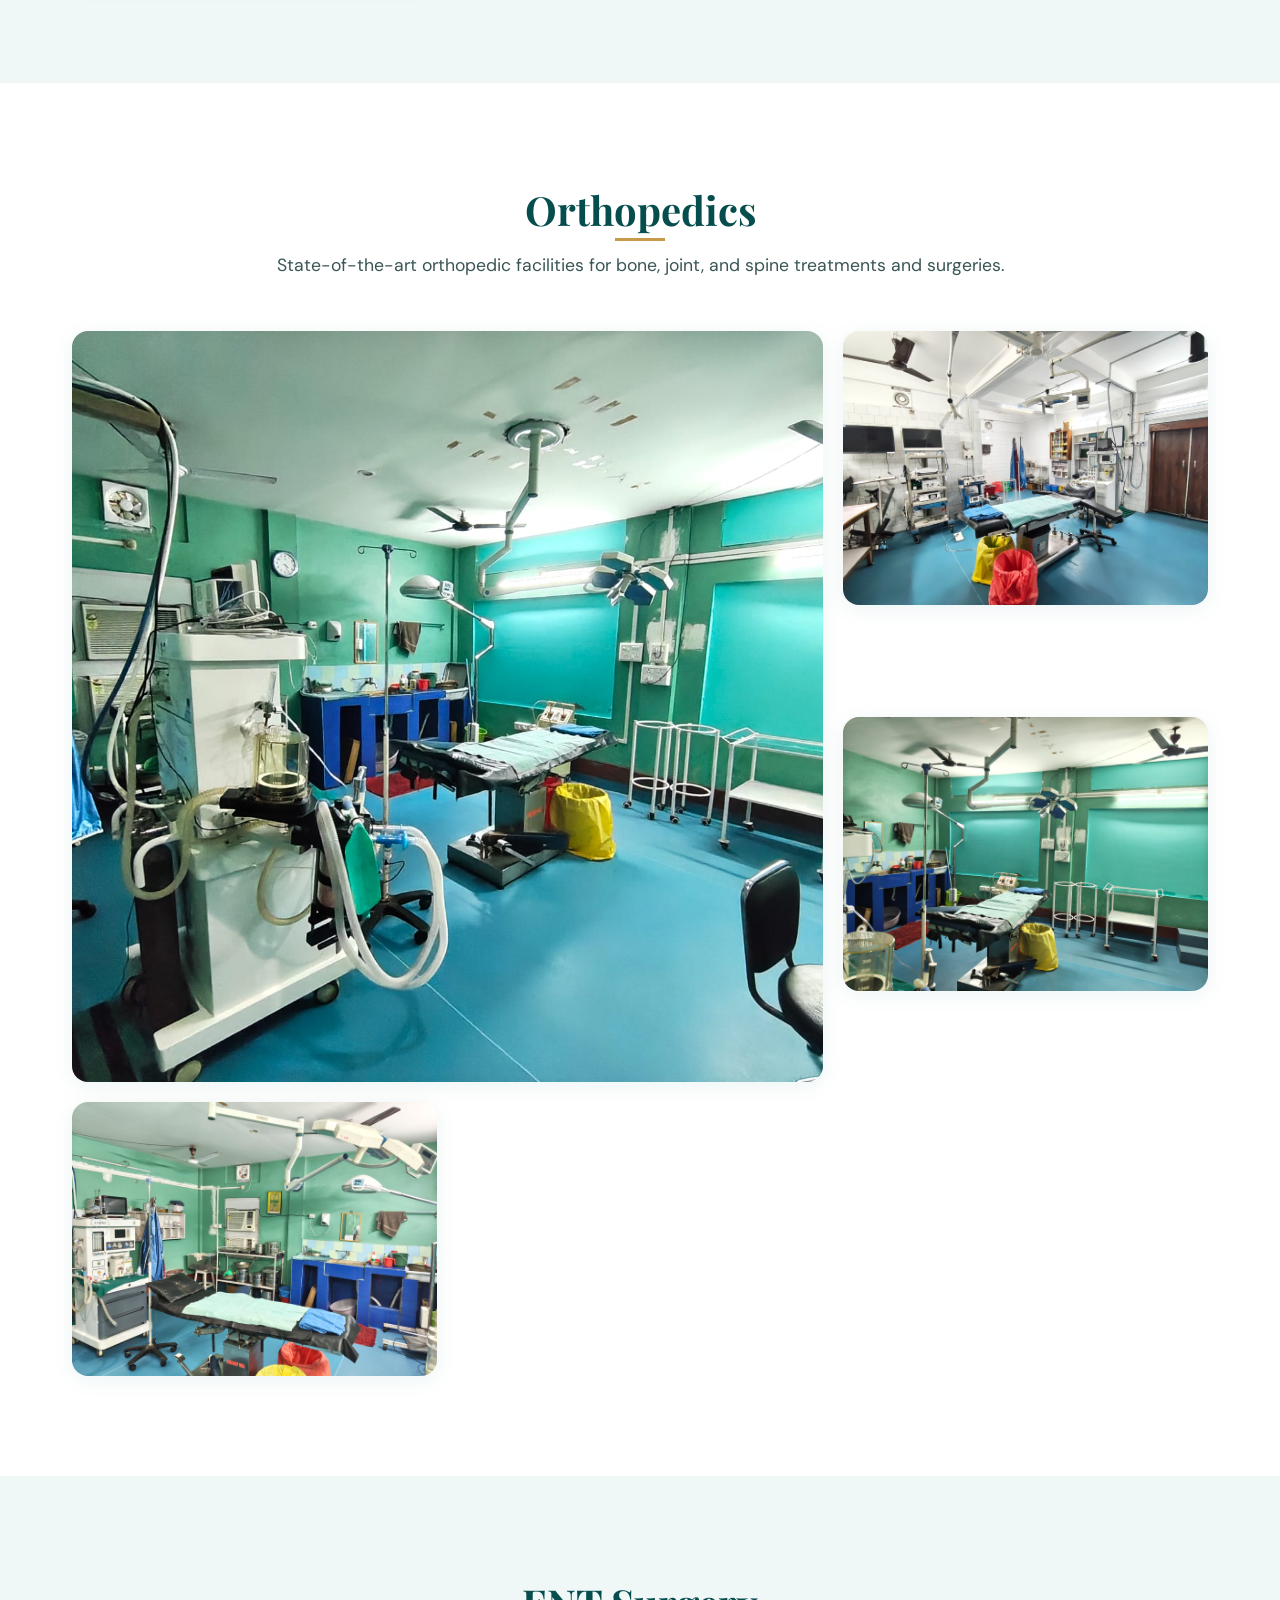
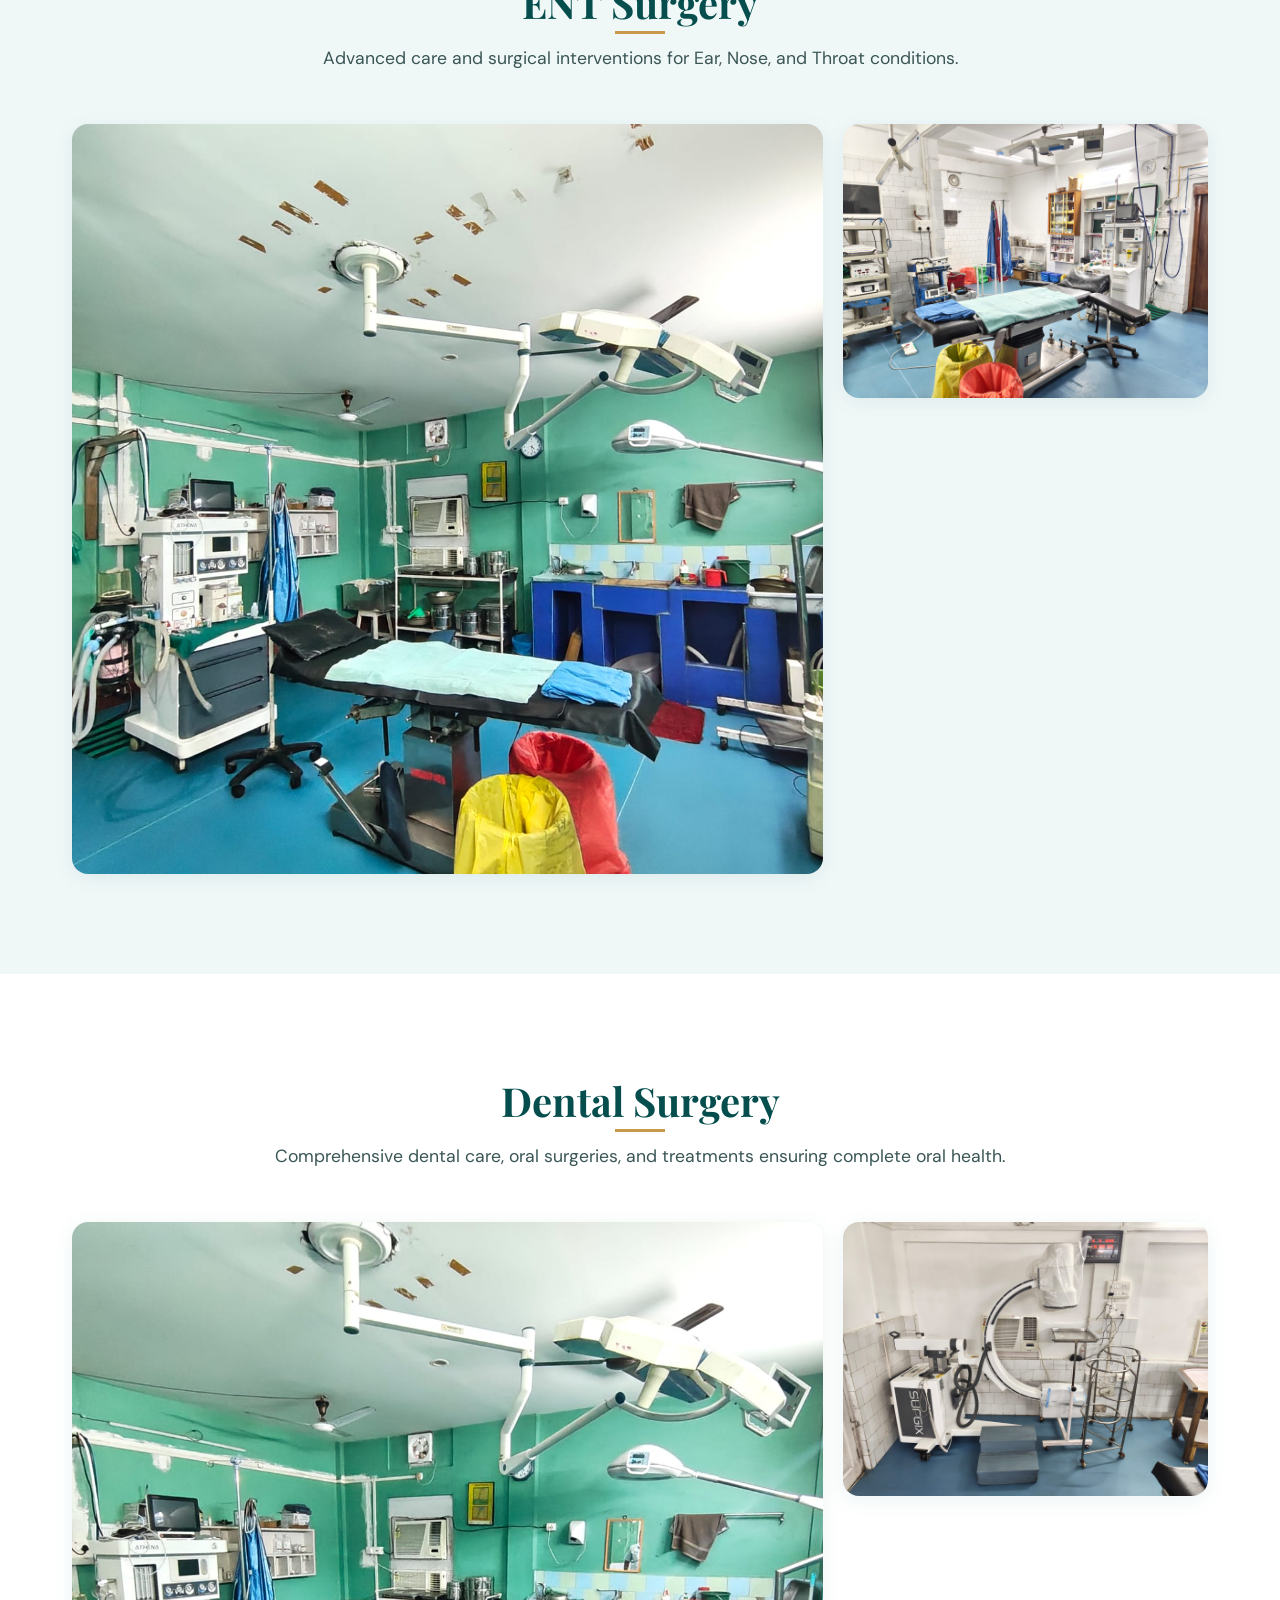
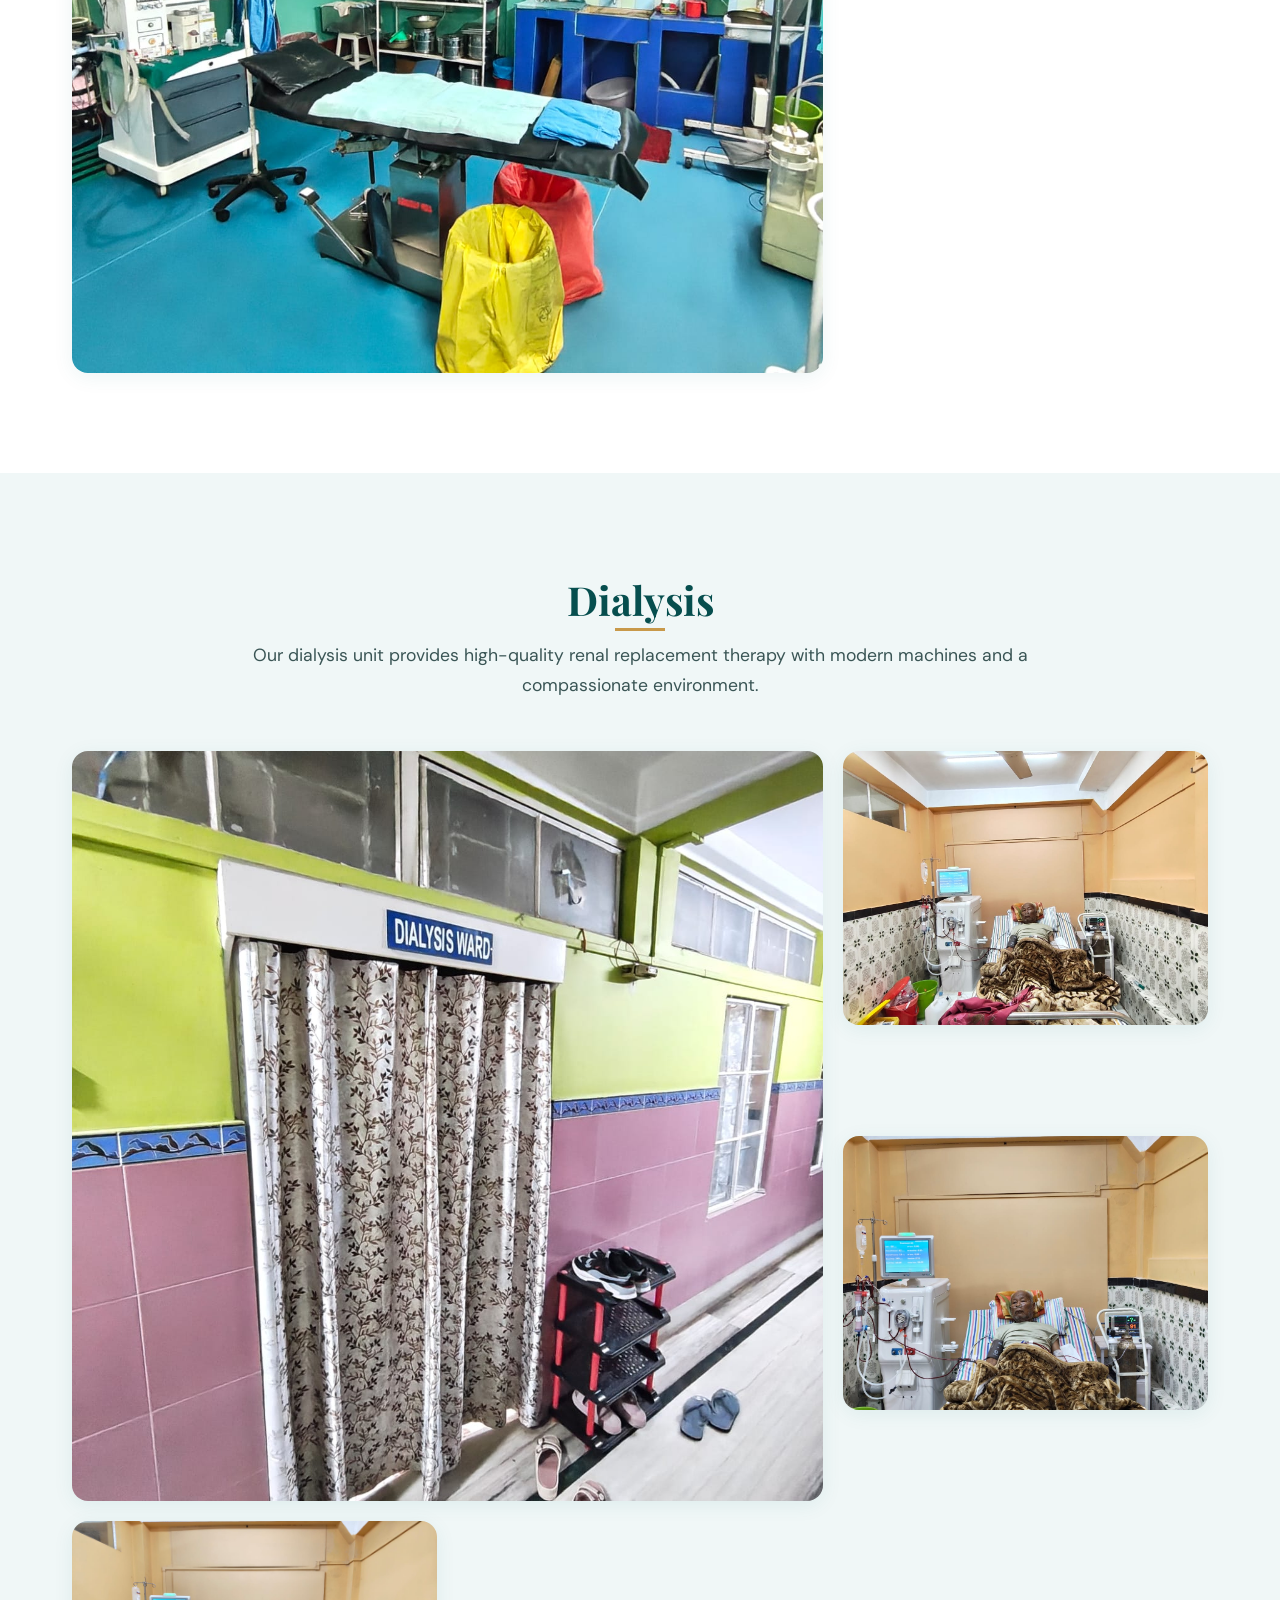
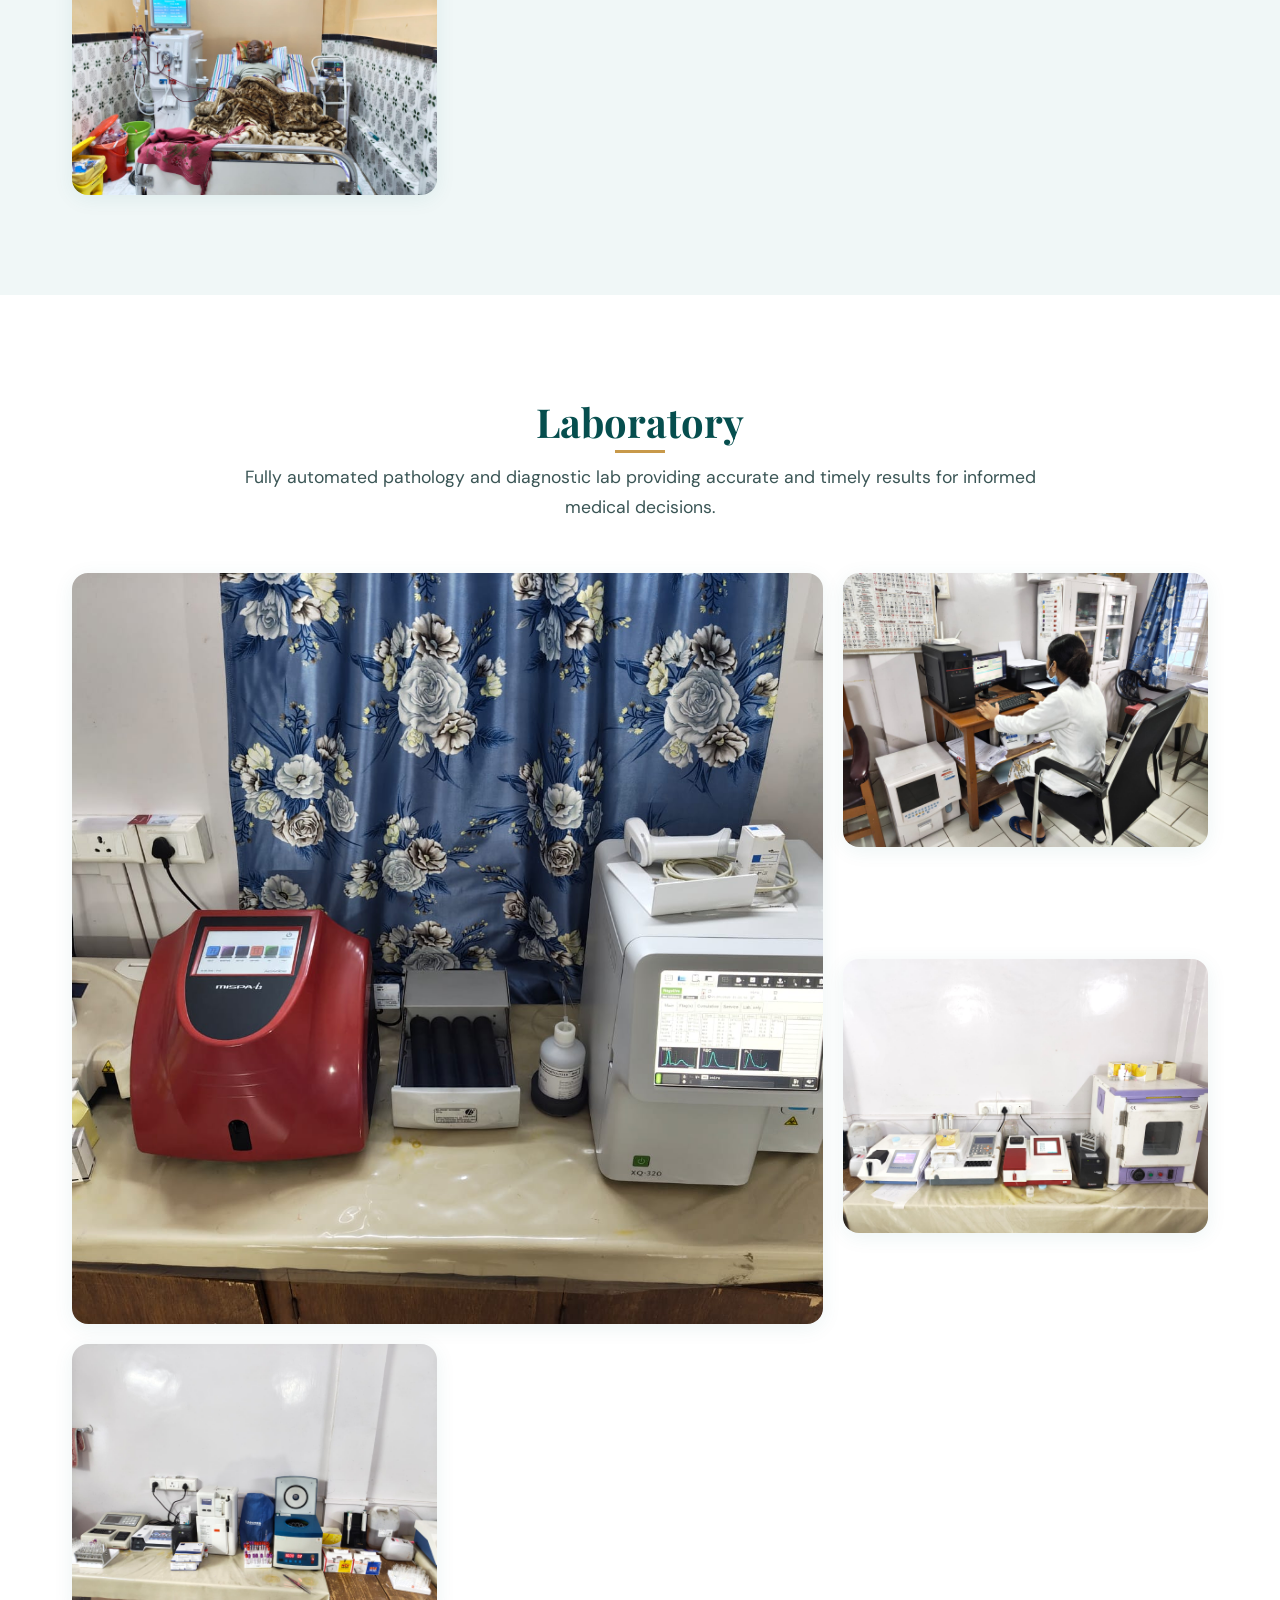
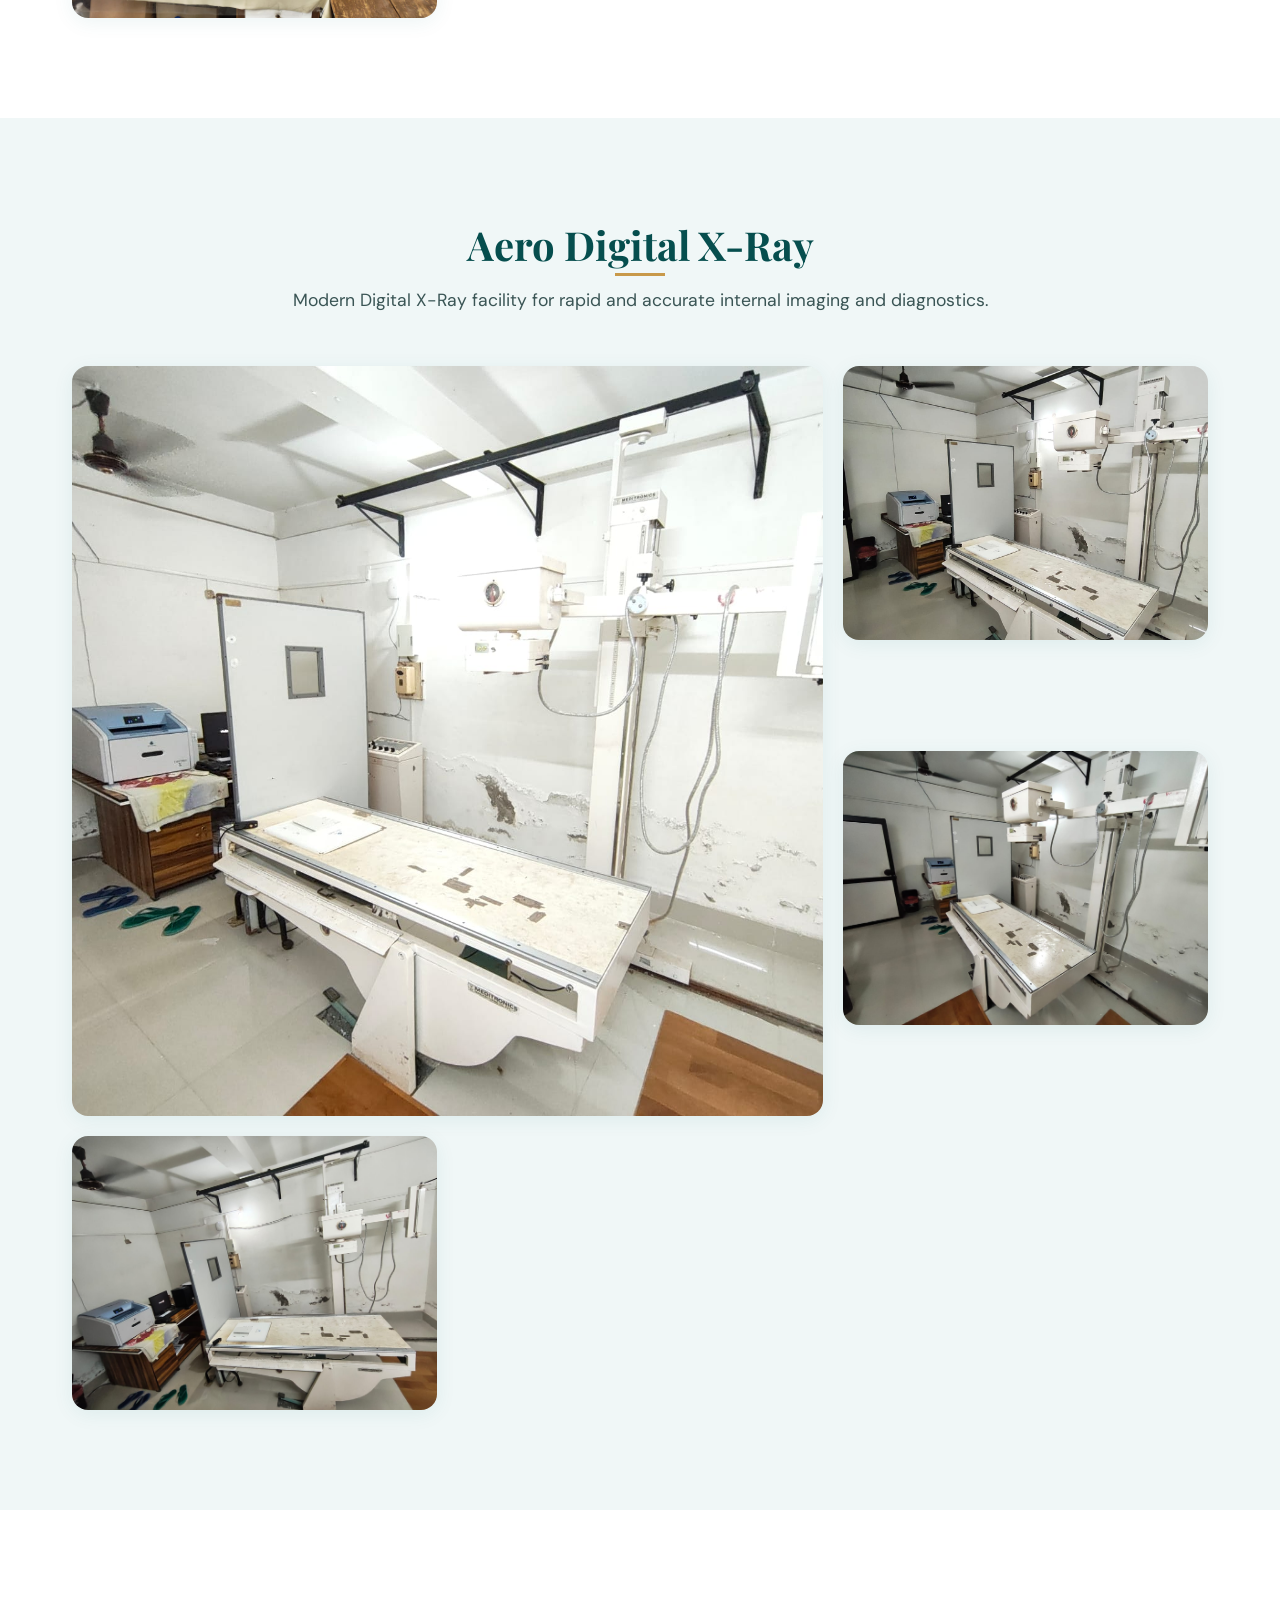
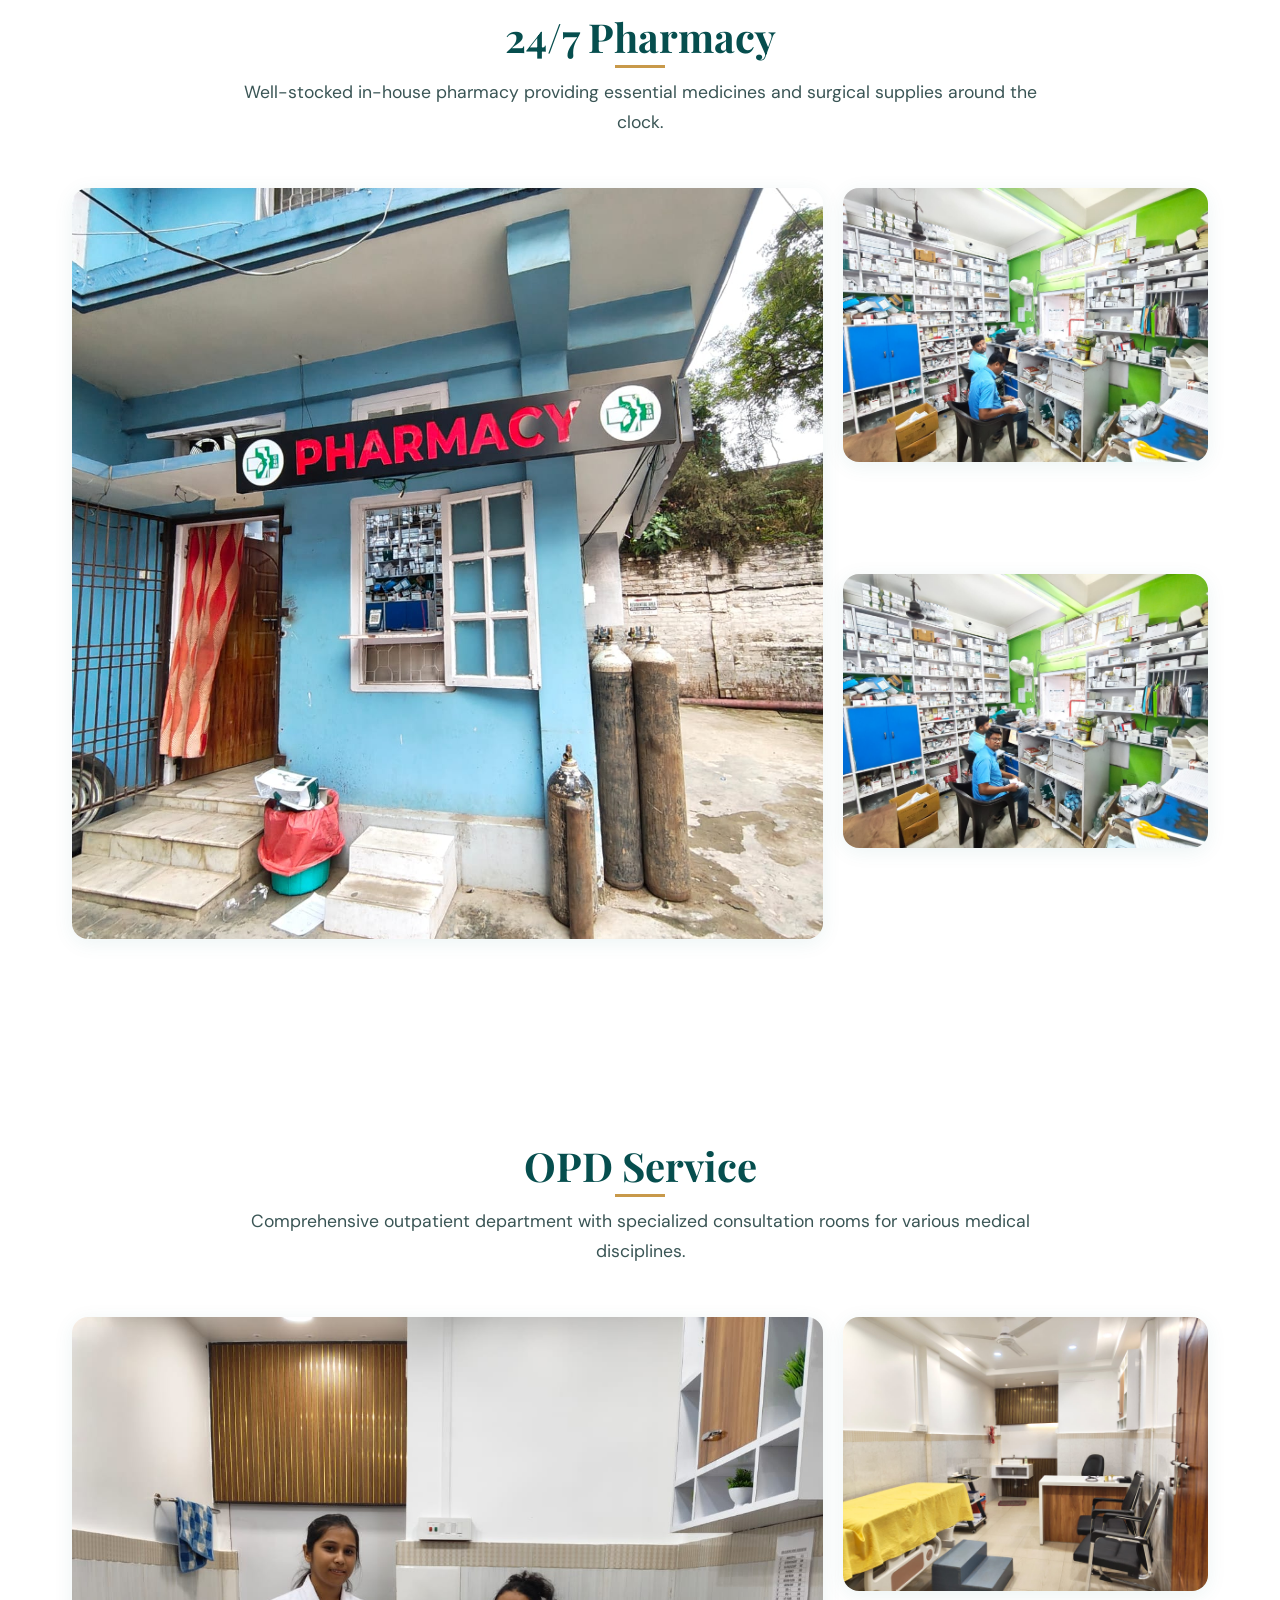
<file: facilities.html>
<!DOCTYPE html>
<html lang="en">
<head>
  <meta charset="UTF-8" />
  <meta name="viewport" content="width=device-width, initial-scale=1.0"/>
  <title>GBM Nursing Home | Hospital Facilities in Golaghat</title>
  <meta name="description" content="Hospital facilities at GBM Nursing Home Golaghat — ICU, NICU, surgery, dialysis, digital X-ray, 24×7 lab, pharmacy, OPD and deluxe rooms at a leading nursing home in Golaghat.">
  <meta name="keywords" content="nursing home facilities golaghat, ICU nursing home golaghat, NICU golaghat, hospital facilities golaghat, dialysis center golaghat, best nursing home golaghat, GBM nursing home facilities, list of nursing homes in golaghat, nursing home golaghat assam, 24x7 pharmacy golaghat, digital x-ray golaghat, OPD hospital golaghat">
  <link rel="icon" type="image/jpeg" href="/logo.jpg">
  <link rel="apple-touch-icon" href="/logo.jpg">
  <meta property="og:url" content="https://gbmnursinghome.com/facilities.html">
  <meta property="og:title" content="Facilities | GBM Nursing Home – Golaghat, Assam">
  <meta property="og:description" content="Hospital facilities at GBM Nursing Home Golaghat — ICU, NICU, surgery, dialysis, digital X-ray, 24×7 lab, pharmacy, OPD and deluxe patient rooms.">
  <meta property="og:site_name" content="GBM Nursing Home">
  <meta property="og:image" content="https://gbmnursinghome.com/logo.jpg">
  <meta property="og:type" content="website">
  <meta property="og:see_also" content="https://www.facebook.com/pages/Gbm%20Nursing%20Home/524709287740438/">
  <meta name="twitter:card" content="summary_large_image">
  <meta name="twitter:title" content="Facilities | GBM Nursing Home – Golaghat, Assam">
  <meta name="twitter:description" content="Hospital facilities at GBM Nursing Home Golaghat — ICU, NICU, surgery, dialysis, digital X-ray, 24×7 lab, pharmacy and more.">
  <meta name="twitter:image" content="https://gbmnursinghome.com/logo.jpg">
  <script type="application/ld+json">
  {
    "@context": "https://schema.org",
    "@type": "Hospital",
    "name": "GBM Nursing Home",
    "url": "https://gbmnursinghome.com",
    "logo": "https://gbmnursinghome.com/logo.jpg",
    "sameAs": [
      "https://www.facebook.com/pages/Gbm%20Nursing%20Home/524709287740438/"
    ],
    "address": {
      "@type": "PostalAddress",
      "streetAddress": "Near Stadium, P.O. Golaghat",
      "postalCode": "785621",
      "addressLocality": "Golaghat",
      "addressRegion": "Assam",
      "addressCountry": "IN"
    },
    "telephone": "+91-9435515702"
  }
  </script>
  <link rel="stylesheet" href="style.css" />
  <link rel="preconnect" href="https://fonts.googleapis.com">
  <link rel="preconnect" href="https://fonts.gstatic.com" crossorigin>
  <link href="https://fonts.googleapis.com/css2?family=Playfair+Display:wght@400;600;700;900&family=DM+Sans:wght@300;400;500;600&display=swap" rel="stylesheet">
</head>
<body class="facilities-page">

  <!-- PRELOADER -->
  <div id="preloader">
    <div class="pre-cross">
      <span></span><span></span>
    </div>
    <p class="pre-text">GBM Nursing Home</p>
  </div>

  <!-- CURSOR -->
  <div id="cursor"></div>
  <div id="cursor-follower"></div>

  <!-- NAV -->
  <nav id="navbar" class="scrolled">
    <div class="nav-inner">
      <div class="nav-logo">
        <span class="logo-cross">✚</span>
        <div>
          <strong>G.B.M.</strong>
          <small>Nursing Home</small>
        </div>
      </div>
      <ul class="nav-links">
        <li><a href="index.html#about">About</a></li>
        <li><a href="facilities.html" class="active">Facilities</a></li>
        <li><a href="specialist.html">Specialist</a></li>
        <li><a href="index.html#insurance">Insurance</a></li>
        <li><a href="index.html#contact" class="nav-cta">Contact Us</a></li>
      </ul>
      <button class="hamburger" id="hamburger" aria-label="Menu">
        <span></span><span></span><span></span>
      </button>
    </div>
    <div class="mobile-menu" id="mobileMenu">
      <a href="index.html#about">About</a>
      <a href="facilities.html">Facilities</a>
      <a href="specialist.html">Specialist</a>
      <a href="index.html#insurance">Insurance</a>
      <a href="index.html#contact">Contact Us</a>
    </div>
  </nav>

  <!-- PAGE HEADER -->
  <header class="page-header">
    <div class="container">
      <div class="reveal-up">
        <div class="section-label">World-Class Infrastructure</div>
        <h1 class="section-heading">GBM Nursing Home <em>Facilities</em></h1>
        <p class="section-sub">Experience healing in a state-of-the-art environment designed for comfort, safety, and medical excellence.</p>
      </div>
    </div>
  </header>

  <!-- CATEGORY NAV -->
  <div class="category-sticky">
    <div class="container">
      <div class="category-scroll">
        <a href="#icu" class="cat-pill">ICU</a>
        <a href="#gen-surgery" class="cat-pill">General & Laparoscopic Surgery</a>
        <a href="#gynecology" class="cat-pill">Gynecology & Obstetrical</a>
        <a href="#picu-nicu" class="cat-pill">PICU / NICU</a>
        <a href="#orthopedics" class="cat-pill">Orthopedics</a>
        <a href="#ent" class="cat-pill">ENT Surgery</a>
        <a href="#dental" class="cat-pill">Dental Surgery</a>
        <a href="#dialysis" class="cat-pill">Dialysis</a>
        <a href="#laboratory" class="cat-pill">Laboratory</a>
        <a href="#xray" class="cat-pill">Aero Digital X-Ray</a>
        <a href="#pharmacy" class="cat-pill">Pharmacy</a>
        <a href="#opd" class="cat-pill">OPD Service</a>
        <a href="#ac-delux" class="cat-pill">AC Deluxe</a>
        <a href="#ac-cabin" class="cat-pill">AC Cabin</a>
        <a href="#female-ward" class="cat-pill">Female Ward (3rd Floor)</a>
        <a href="#reception" class="cat-pill">Reception</a>
      </div>
    </div>
  </div>

  <!-- FACILITIES CONTENT -->
  <main class="facilities-main">
    
    <!-- ICU SECTION -->
    <section id="icu" class="fac-section">
      <div class="container">
        <div class="fac-info reveal-up">
          <h2>ICU</h2>
          <p>Equipped with advanced life-support systems and round-the-clock specialized monitoring for critical care patients.</p>
        </div>
        <div class="fac-gallery reveal-up">
          <div class="gallery-grid">
            <div class="gallery-item large"><img src="images/ICU 1.jpeg" alt="ICU Facility"></div>
            <div class="gallery-item"><img src="images/ICU  2.jpeg" alt="ICU Equipment"></div>
            <div class="gallery-item"><img src="images/ICU  3.jpeg" alt="ICU Monitoring"></div>
            <div class="gallery-item"><img src="images/ICU 4.jpeg" alt="ICU Ward"></div>
            <div class="gallery-item"><img src="images/ICU 5.jpeg" alt="ICU Care"></div>
            <div class="gallery-item"><img src="images/ICU 6.jpeg" alt="ICU Unit"></div>
            <div class="gallery-item">
              <h4 style="text-align: center; margin-bottom: 10px;">ICU Ventilator</h4>
              <img src="images/ventilation 1.jpg" alt="ICU Ventilator">
            </div>
            <div class="gallery-item">
              <h4 style="text-align: center; margin-bottom: 10px;">ICU Ventilator</h4>
              <img src="images/ventilation 2.jpg" alt="ICU Ventilator">
            </div>
          </div>
        </div>
      </div>
    </section>

    <!-- GENERAL SURGERY SECTION -->
    <section id="gen-surgery" class="fac-section alt-bg">
      <div class="container">
        <div class="fac-info reveal-up">
          <h2>General Surgery & Laparoscopic Surgery</h2>
          <p>Advanced surgical suites designed for sterility and efficiency, supporting a wide range of major and minor surgeries.</p>
        </div>
        <div class="fac-gallery reveal-up">
          <div class="gallery-grid">
            <div class="gallery-item large"><img src="images/Operation room 1.jpeg" alt="Operation Room"></div>
            <div class="gallery-item"><img src="images/OTY 1.jpeg" alt="Surgical Suite"></div>
            <div class="gallery-item"><img src="images/Operation room 2.jpeg" alt="OT Equipment"></div>
            <div class="gallery-item"><img src="images/OTY 2.jpeg" alt="Surgery Facility"></div>
          </div>
        </div>
      </div>
    </section>

    <!-- GYNECOLOGY SECTION -->
    <section id="gynecology" class="fac-section">
      <div class="container">
        <div class="fac-info reveal-up">
          <h2>Gynecology and Obstetrical Surgery</h2>
          <p>Dedicated facilities for women's health, maternity care, and gynecological procedures with expert medical support.</p>
        </div>
        <div class="fac-gallery reveal-up">
          <div class="gallery-grid">
            <div class="gallery-item large"><img src="images/Operation room 3.jpeg" alt="OT Room"></div>
            <div class="gallery-item"><img src="images/OTY 3.jpeg" alt="Modern OT"></div>
            <div class="gallery-item"><img src="images/Operation room 4.jpeg" alt="OT Lighting"></div>
            <div class="gallery-item"><img src="images/Operation room 5.jpeg" alt="Surgical Setup"></div>
          </div>
        </div>
      </div>
    </section>

    <!-- PICU/NICU SECTION -->
    <section id="picu-nicu" class="fac-section alt-bg">
      <div class="container">
        <div class="fac-info reveal-up">
          <h2>PICU / NICU</h2>
          <p>Specialized, hygienic environment for newborn care and pediatric intensive care with constant monitoring.</p>
        </div>
        <div class="fac-gallery reveal-up">
          <div class="gallery-grid">
            <div class="gallery-item large"><img src="images/baby room 1.jpeg" alt="Baby Room"></div>
            <div class="gallery-item"><img src="images/babyroom 2.jpeg" alt="Baby Care"></div>
            <div class="gallery-item">
              <h4 style="text-align: center; margin-bottom: 10px;">Picu Nicu ventilator</h4>
              <img src="images/ventilation 3.jpg" alt="Picu Nicu ventilator">
            </div>
            <div class="gallery-item">
              <h4 style="text-align: center; margin-bottom: 10px;">Picu Nicu ventilator</h4>
              <img src="images/ventilation 4.jpg" alt="Picu Nicu ventilator">
            </div>
          </div>
        </div>
      </div>
    </section>

    <!-- ORTHOPEDICS SECTION -->
    <section id="orthopedics" class="fac-section">
      <div class="container">
        <div class="fac-info reveal-up">
          <h2>Orthopedics</h2>
          <p>State-of-the-art orthopedic facilities for bone, joint, and spine treatments and surgeries.</p>
        </div>
        <div class="fac-gallery reveal-up">
          <div class="gallery-grid">
            <div class="gallery-item large"><img src="images/Operation room 6.jpeg" alt="Orthopedic Surgery"></div>
            <div class="gallery-item"><img src="images/Operation room 7.jpeg" alt="Surgical Setup"></div>
            <div class="gallery-item"><img src="images/Operation room 8.jpeg" alt="Modern Unit"></div>
            <div class="gallery-item"><img src="images/Operation room 9.jpeg" alt="Orthopedic Facility"></div>
          </div>
        </div>
      </div>
    </section>

    <!-- ENT SURGERY SECTION -->
    <section id="ent" class="fac-section alt-bg">
      <div class="container">
        <div class="fac-info reveal-up">
          <h2>ENT Surgery</h2>
          <p>Advanced care and surgical interventions for Ear, Nose, and Throat conditions.</p>
        </div>
        <div class="fac-gallery reveal-up">
          <div class="gallery-grid">
            <div class="gallery-item large"><img src="images/Operation room 10.jpeg" alt="ENT Surgery"></div>
            <div class="gallery-item"><img src="images/Operation room 11.jpeg" alt="ENT Setup"></div>
          </div>
        </div>
      </div>
    </section>

    <!-- DENTAL SURGERY SECTION -->
    <section id="dental" class="fac-section">
      <div class="container">
        <div class="fac-info reveal-up">
          <h2>Dental Surgery</h2>
          <p>Comprehensive dental care, oral surgeries, and treatments ensuring complete oral health.</p>
        </div>
        <div class="fac-gallery reveal-up">
          <div class="gallery-grid">
            <div class="gallery-item large"><img src="images/Operation room 12.jpeg" alt="Dental Surgery"></div>
            <div class="gallery-item"><img src="images/Operation room 13.jpeg" alt="Dental Setup"></div>
          </div>
        </div>
      </div>
    </section>

    <!-- DIALYSIS SECTION -->
    <section id="dialysis" class="fac-section alt-bg">
      <div class="container">
        <div class="fac-info reveal-up">
          <h2>Dialysis</h2>
          <p>Our dialysis unit provides high-quality renal replacement therapy with modern machines and a compassionate environment.</p>
        </div>
        <div class="fac-gallery reveal-up">
          <div class="gallery-grid">
            <div class="gallery-item large"><img src="images/DIALSIS WARD MAIN IMAGE.jpeg" alt="Dialysis Ward Main"></div>
            <div class="gallery-item"><img src="images/DIALSIS WARD 3.jpeg" alt="Dialysis Service"></div>
            <div class="gallery-item"><img src="images/DIALSIS WARD 4.jpeg" alt="Dialysis Facility"></div>
            <div class="gallery-item"><img src="images/DIALSIS WARD 5.jpeg" alt="Dialysis Ward View"></div>
          </div>
        </div>
      </div>
    </section>

    <!-- LABORATORY SECTION -->
    <section id="laboratory" class="fac-section">
      <div class="container">
        <div class="fac-info reveal-up">
          <h2>Laboratory</h2>
          <p>Fully automated pathology and diagnostic lab providing accurate and timely results for informed medical decisions.</p>
        </div>
        <div class="fac-gallery reveal-up">
          <div class="gallery-grid">
            <div class="gallery-item large"><img src="images/LAB 1.jpeg" alt="Lab Facility"></div>
            <div class="gallery-item"><img src="images/LAB 2.jpeg" alt="Diagnostic Lab"></div>
            <div class="gallery-item"><img src="images/LAB 3.jpeg" alt="Lab Testing"></div>
            <div class="gallery-item"><img src="images/LAB 4.jpeg" alt="Pathology Lab"></div>
          </div>
        </div>
      </div>
    </section>

    <!-- X-RAY SECTION -->
    <section id="xray" class="fac-section alt-bg">
      <div class="container">
        <div class="fac-info reveal-up">
          <h2>Aero Digital X-Ray</h2>
          <p>Modern Digital X-Ray facility for rapid and accurate internal imaging and diagnostics.</p>
        </div>
        <div class="fac-gallery reveal-up">
          <div class="gallery-grid">
            <div class="gallery-item large"><img src="images/Xray 1.jpeg" alt="X-Ray Unit"></div>
            <div class="gallery-item"><img src="images/Xray 2.jpeg" alt="Digital Imaging"></div>
            <div class="gallery-item"><img src="images/Xray 3.jpeg" alt="Xray View"></div>
            <div class="gallery-item"><img src="images/Xray 4.jpeg" alt="Radiology"></div>
          </div>
        </div>
      </div>
    </section>

    <!-- PHARMACY SECTION -->
    <section id="pharmacy" class="fac-section">
      <div class="container">
        <div class="fac-info reveal-up">
          <h2>24/7 Pharmacy</h2>
          <p>Well-stocked in-house pharmacy providing essential medicines and surgical supplies around the clock.</p>
        </div>
        <div class="fac-gallery reveal-up">
          <div class="gallery-grid">
            <div class="gallery-item large"><img src="images/Pharmacy 1.jpeg" alt="Pharmacy Main"></div>
            <div class="gallery-item"><img src="images/Pharmacy 2.jpeg" alt="Medicines"></div>
            <div class="gallery-item"><img src="images/Pharmacy 3.jpeg" alt="Pharmacy View"></div>
          </div>
        </div>
      </div>
    </section>

    <!-- OPD SERVICE SECTION -->
    <section id="opd" class="fac-section">
      <div class="container">
        <div class="fac-info reveal-up">
          <h2>OPD Service</h2>
          <p>Comprehensive outpatient department with specialized consultation rooms for various medical disciplines.</p>
        </div>
        <div class="fac-gallery reveal-up">
          <div class="gallery-grid">
            <div class="gallery-item large"><img src="images/Opd 1.jpeg" alt="OPD Center"></div>
            <div class="gallery-item"><img src="images/opd 2.jpeg" alt="OPD Consultation"></div>
            <div class="gallery-item"><img src="images/opd 3.jpeg" alt="OPD Room"></div>
            <div class="gallery-item"><img src="images/opd 4.jpeg" alt="OPD Facility"></div>
          </div>
        </div>
      </div>
    </section>

    <!-- AC DELUXE SECTION -->
    <section id="ac-delux" class="fac-section alt-bg">
      <div class="container">
        <div class="fac-info reveal-up">
          <h2>AC Deluxe</h2>
          <p>Spacious, private rooms equipped with modern amenities to ensure a comfortable stay for both patients and their families.</p>
        </div>
        <div class="fac-gallery reveal-up">
          <div class="gallery-grid">
            <div class="gallery-item large"><img src="images/DELUX ROOM 1.jpeg" alt="Deluxe Room"></div>
            <div class="gallery-item"><img src="images/DELUX ROOM 2.jpeg" alt="Cabin Interior"></div>
            <div class="gallery-item"><img src="images/DELUX ROOM 3.jpeg" alt="AC Cabin"></div>
            <div class="gallery-item"><img src="images/DELUX ROOM 4.jpeg" alt="Room View"></div>
          </div>
        </div>
      </div>
    </section>

    <!-- AC CABIN SECTION -->
    <section id="ac-cabin" class="fac-section">
      <div class="container">
        <div class="fac-info reveal-up">
          <h2>AC Cabin</h2>
          <p>Comfortable and well-maintained air-conditioned cabins ensuring a relaxing environment for optimal recovery.</p>
        </div>
        <div class="fac-gallery reveal-up">
          <div class="gallery-grid">
            <div class="gallery-item large"><img src="images/AC cabin.jpg" alt="AC Cabin"></div>
            <div class="gallery-item"><img src="images/AC cabin 2.jpg" alt="AC Cabin Interior"></div>
            <div class="gallery-item"><img src="images/AC cabin 1.jpg" alt="AC Cabin View"></div>
          </div>
        </div>
      </div>
    </section>

    <!-- FEMALE WARD SECTION -->
    <section id="female-ward" class="fac-section alt-bg">
      <div class="container">
        <div class="fac-info reveal-up">
          <h2>Female Ward (3rd Floor)</h2>
          <p>Dedicated female ward providing secure, compassionate, and attentive care for women.</p>
        </div>
        <div class="fac-gallery reveal-up">
          <div class="gallery-grid">
            <div class="gallery-item large"><img src="images/female ward (3rd floor) -1.jpg" alt="Female Ward"></div>
            <div class="gallery-item"><img src="images/female ward (3rd floor) -3.jpg" alt="Female Ward Interior"></div>
            <div class="gallery-item"><img src="images/female ward (3rd floor) 2.jpg" alt="Female Ward Bed"></div>
          </div>
        </div>
      </div>
    </section>

    <!-- RECEPTION SECTION -->
    <section id="reception" class="fac-section">
      <div class="container">
        <div class="fac-info reveal-up">
          <h2>Reception</h2>
          <p>Welcoming and efficient front desk reception to assist you with admissions, information, and a seamless hospital experience.</p>
        </div>
        <div class="fac-gallery reveal-up">
          <div class="gallery-grid">
            <div class="gallery-item large"><img src="images/Reception 1.jpg" alt="Reception Area"></div>
            <div class="gallery-item"><img src="images/Reception 2.jpg" alt="Front Desk"></div>
            <div class="gallery-item"><img src="images/Reception 3.jpg" alt="Waiting Area"></div>
          </div>
        </div>
      </div>
    </section>

  </main>

  <!-- LIGHTBOX (Hidden by default) -->
  <div id="lightbox" class="lightbox">
    <span class="lightbox-close">&times;</span>
    <img class="lightbox-content" id="lightbox-img">
    <div id="lightbox-caption"></div>
  </div>

  <!-- CTA SECTION -->
  <section class="fac-cta reveal-up">
    <div class="container">
      <div class="cta-card">
        <h2>Need Assistance?</h2>
        <p>Our help desk is available 24/7 to guide you through our facilities.</p>
        <div class="cta-btns">
          <a href="tel:09435354124" class="btn btn-primary">📞 Call Help Desk</a>
          <a href="index.html#contact" class="btn btn-ghost">Contact Us</a>
        </div>
      </div>
    </div>
  </section>

  <!-- FOOTER -->
  <footer id="footer">
    <div class="container">
      <div class="footer-top">
        <div class="footer-brand">
          <div class="nav-logo">
            <span class="logo-cross">✚</span>
            <div>
              <strong>G.B.M. Nursing Home</strong>
              <small>Est. 1992 · Golaghat, Assam</small>
            </div>
          </div>
          <p>Providing compassionate, advanced medical care to the people of Golaghat and surrounding districts since 1992.</p>
        </div>
        <div class="footer-links-col">
          <strong>Quick Links</strong>
          <a href="index.html">Home</a>
          <a href="index.html#about">About Us</a>
          <a href="facilities.html">Facilities</a>
          <a href="index.html#specialities">Specialist</a>
          <a href="index.html#contact">Contact</a>
        </div>
        <div class="footer-links-col">
          <strong>Emergency</strong>
          <a href="tel:09435354124">📞 09435354124</a>
          <a href="tel:9435515702">📞 9435515702</a>
          <span>📍 Near Stadium, Golaghat</span>
          <span>🆘 24×7 Available</span>
        </div>
      </div>
      <div class="footer-bottom">
        <p>© 2024 G.B.M. Nursing Home. All rights reserved.</p>
      </div>
    </div>
  </footer>

  <script src="main.js"></script>
</body>
</html>
</file>
<file: style.css>
/* =============================================
   GBM NURSING HOME — style.css
   Aesthetic: Refined Medical — Deep Teal + Warm White + Gold accents
   ============================================= */

/* ---- RESET & BASE ---- */
*,
*::before,
*::after {
  box-sizing: border-box;
  margin: 0;
  padding: 0;
}

html {
  scroll-behavior: smooth;
  font-size: 16px;
}

:root {
  --teal: #0a6e6e;
  --teal-light: #0d9b8e;
  --teal-dark: #064e4e;
  --gold: #c8994a;
  --cream: #f8f4ef;
  --white: #ffffff;
  --dark: #0c1a1a;
  --mid: #3a5555;
  --light-bg: #f0f7f7;
  --card-bg: #ffffff;
  --border: rgba(10, 110, 110, 0.12);
  --shadow: 0 20px 60px rgba(10, 110, 110, 0.12);
  --shadow-sm: 0 4px 20px rgba(10, 110, 110, 0.08);

  --font-display: 'Playfair Display', Georgia, serif;
  --font-body: 'DM Sans', sans-serif;
  --radius: 16px;
  --radius-sm: 10px;
  --transition: 0.4s cubic-bezier(0.25, 0.46, 0.45, 0.94);
}

body {
  font-family: var(--font-body);
  background: var(--cream);
  color: var(--dark);
  overflow-x: hidden;
  cursor: none;
}

a {
  color: inherit;
  text-decoration: none;
}

img {
  max-width: 100%;
  display: block;
}

em {
  font-style: italic;
  color: var(--teal);
}

.container {
  max-width: 1200px;
  margin: 0 auto;
  padding: 0 32px;
}

/* ---- PRELOADER ---- */
#preloader {
  position: fixed;
  inset: 0;
  background: var(--teal-dark);
  display: flex;
  flex-direction: column;
  align-items: center;
  justify-content: center;
  z-index: 9999;
  transition: opacity 0.6s ease, transform 0.6s ease;
}

#preloader.hide {
  opacity: 0;
  pointer-events: none;
}

.pre-cross {
  width: 60px;
  height: 60px;
  position: relative;
  animation: spin 1.2s linear infinite;
  margin-bottom: 20px;
}

.pre-cross span {
  position: absolute;
  background: var(--gold);
  border-radius: 4px;
}

.pre-cross span:first-child {
  width: 8px;
  height: 60px;
  left: 26px;
  top: 0;
}

.pre-cross span:last-child {
  width: 60px;
  height: 8px;
  left: 0;
  top: 26px;
}

.pre-text {
  color: rgba(255, 255, 255, 0.7);
  font-family: var(--font-display);
  font-size: 1.1rem;
  letter-spacing: 3px;
  animation: pulse 1.2s ease-in-out infinite;
}

@keyframes spin {
  to {
    transform: rotate(360deg);
  }
}

@keyframes pulse {

  0%,
  100% {
    opacity: 0.5
  }

  50% {
    opacity: 1
  }
}

/* ---- CUSTOM CURSOR ---- */
#cursor {
  width: 10px;
  height: 10px;
  background: var(--teal);
  border-radius: 50%;
  position: fixed;
  pointer-events: none;
  z-index: 9999;
  transform: translate(-50%, -50%);
  transition: width 0.2s, height 0.2s, background 0.2s;
}

#cursor-follower {
  width: 36px;
  height: 36px;
  border: 1.5px solid var(--teal);
  border-radius: 50%;
  position: fixed;
  pointer-events: none;
  z-index: 9998;
  transform: translate(-50%, -50%);
  transition: 0.12s ease-out;
  opacity: 0.5;
}

body.cursor-hover #cursor {
  width: 18px;
  height: 18px;
  background: var(--gold);
}

body.cursor-hover #cursor-follower {
  width: 50px;
  height: 50px;
  opacity: 0.3;
}

/* ---- NAVBAR ---- */
#navbar {
  position: fixed;
  top: 0;
  left: 0;
  right: 0;
  z-index: 1000;
  padding: 0 22px;
  transition: background 0.4s, box-shadow 0.4s, padding 0.4s;
}

#navbar:not(.scrolled) {
  background: transparent;
}

#navbar:not(.scrolled) .nav-logo strong,
#navbar:not(.scrolled) .nav-logo small,
#navbar:not(.scrolled) .nav-links li a {
  color: rgba(255, 255, 255, 0.92);
  text-shadow: 0 2px 18px rgba(0, 0, 0, 0.55);
}

#navbar:not(.scrolled) .logo-cross {
  -webkit-text-fill-color: rgba(255, 255, 255, 0.95);
  text-shadow: 0 2px 18px rgba(0, 0, 0, 0.55);
}

#navbar:not(.scrolled) .nav-links li a:hover {
  color: #ffffff;
  background: rgba(255, 255, 255, 0.14);
}

#navbar:not(.scrolled) .nav-links li a.active {
  color: #ffffff !important;
  background: rgba(255, 255, 255, 0.18);
  font-weight: 700;
}

#navbar:not(.scrolled) .hamburger span {
  background: rgba(255, 255, 255, 0.92);
  box-shadow: 0 2px 18px rgba(0, 0, 0, 0.55);
}

#navbar.scrolled {
  background: rgba(255, 255, 255, 0.96);
  backdrop-filter: blur(12px);
  box-shadow: 0 2px 30px rgba(10, 110, 110, 0.1);
  padding: 0 40px;
}

.nav-inner {
  width: 100%;
  max-width: none;
  margin: 0;
  display: flex;
  align-items: center;
  justify-content: space-between;
  height: 80px;
}

.nav-logo {
  display: flex;
  align-items: center;
  gap: 12px;
  font-family: var(--font-display);
  transition: opacity var(--transition);
}

.nav-logo>div {
  display: flex;
  flex-direction: column;
}

.nav-logo strong {
  display: block;
  font-size: clamp(1.35rem, 1.1vw, 1.6rem);
  line-height: 1.05;
  letter-spacing: 0.5px;
  color: var(--teal);
}

.nav-logo small {
  display: block;
  font-size: clamp(0.75rem, 0.75vw, 0.9rem);
  letter-spacing: 2.6px;
  text-transform: uppercase;
  color: var(--mid);
  font-family: var(--font-body);
  font-weight: 700;
}

/* Make brand more visible as a "badge" */
.nav-logo {
  padding: 10px 100px;
  border-radius: 18px;
  box-shadow: 0 12px 32px rgba(0, 0, 0, 0.08);
  transform: translateZ(0);
}

#navbar.scrolled .nav-logo {
  background: linear-gradient(135deg, rgba(10, 110, 110, 0.08), rgba(200, 153, 74, 0.08));
  border: 1px solid rgba(10, 110, 110, 0.18);
}

#navbar:not(.scrolled) .nav-logo {
  background: rgba(255, 255, 255, 0.10);
  border: 1px solid rgba(255, 255, 255, 0.24);
  backdrop-filter: blur(10px);
}

.nav-logo:hover {
  box-shadow: 0 18px 48px rgba(0, 0, 0, 0.14);
  transform: translateY(-1px);
}

.logo-cross {
  width: 42px;
  height: 42px;
  display: grid;
  place-items: center;
  border-radius: 14px;
  font-size: 1.25rem;
  color: #fff;
  background: linear-gradient(135deg, var(--gold), #b8892a);
  box-shadow:
    0 10px 26px rgba(200, 153, 74, 0.35),
    0 0 0 1px rgba(255, 255, 255, 0.25) inset;
  flex: 0 0 auto;
  text-shadow: 0 8px 20px rgba(0, 0, 0, 0.28);
}

#navbar.scrolled .logo-cross {
  background: linear-gradient(135deg, var(--teal-light), var(--teal-dark));
  box-shadow:
    0 10px 26px rgba(10, 110, 110, 0.28),
    0 0 0 1px rgba(255, 255, 255, 0.35) inset;
}

.nav-links {
  list-style: none;
  display: flex;
  gap: 8px;
  align-items: center;
}

.nav-links li a {
  padding: 8px 16px;
  border-radius: 100px;
  font-size: 0.9rem;
  font-weight: 500;
  color: var(--mid);
  transition: color var(--transition), background var(--transition);
}

.nav-links li a:hover {
  color: var(--teal);
  background: rgba(10, 110, 110, 0.07);
}

.nav-links .nav-cta {
  background: var(--teal);
  color: white !important;
  padding: 10px 22px;
  border-radius: 100px;
  font-weight: 600;
  transition: background var(--transition), transform var(--transition), box-shadow var(--transition) !important;
}

.nav-links .nav-cta:hover {
  background: var(--teal-dark) !important;
  transform: translateY(-2px);
  box-shadow: 0 8px 24px rgba(10, 110, 110, 0.3);
}

.hamburger {
  display: none;
  background: none;
  border: none;
  cursor: pointer;
  flex-direction: column;
  gap: 5px;
  padding: 4px;
}

.hamburger span {
  display: block;
  width: 26px;
  height: 2px;
  background: var(--teal);
  border-radius: 2px;
  transition: var(--transition);
}

.mobile-menu {
  display: none;
  flex-direction: column;
  gap: 0;
  background: white;
  padding: 8px 0;
  border-top: 1px solid var(--border);
}

.mobile-menu a {
  display: block;
  padding: 14px 24px;
  font-size: 1rem;
  font-weight: 500;
  color: var(--mid);
  border-bottom: 1px solid var(--border);
  transition: background var(--transition), color var(--transition);
}

.mobile-menu a:hover {
  background: var(--light-bg);
  color: var(--teal);
}

.mobile-menu.open {
  display: flex;
}

/* ---- HERO ---- */
.nav-hero {
  position: relative;
  background-image: url("main building 2.png");
  background-size: cover;
  background-position: center;
  background-repeat: no-repeat;
  background-attachment: scroll;
}

.nav-hero::before {
  content: "";
  position: absolute;
  inset: 0;
  background: linear-gradient(145deg,
      rgba(6, 78, 78, 0.80) 0%,
      rgba(10, 92, 92, 0.55) 45%,
      rgba(13, 117, 117, 0.65) 100%);
  pointer-events: none;
  z-index: 0;
}

#hero {
  position: relative;
  z-index: 1;
}

#hero {
  min-height: 100vh;
  background: transparent;
  display: flex;
  align-items: center;
  position: relative;
  overflow: hidden;
  padding: 120px 40px 80px;
}

.hero-bg {
  position: absolute;
  inset: 0;
  pointer-events: none;
}

.hero-blob {
  position: absolute;
  border-radius: 50%;
  filter: blur(80px);
  opacity: 0.15;
}

.blob1 {
  width: 600px;
  height: 600px;
  background: var(--teal-light);
  top: -200px;
  right: -100px;
  animation: drift 12s ease-in-out infinite;
}

.blob2 {
  width: 400px;
  height: 400px;
  background: var(--gold);
  bottom: -150px;
  left: -100px;
  animation: drift 16s ease-in-out infinite reverse;
}

.blob3 {
  width: 300px;
  height: 300px;
  background: #0ff;
  top: 40%;
  left: 40%;
  animation: drift 10s ease-in-out infinite 2s;
}

@keyframes drift {

  0%,
  100% {
    transform: translate(0, 0) scale(1);
  }

  33% {
    transform: translate(30px, -20px) scale(1.05);
  }

  66% {
    transform: translate(-20px, 30px) scale(0.95);
  }
}

.grid-lines {
  position: absolute;
  inset: 0;
  background-image:
    linear-gradient(rgba(255, 255, 255, 0.03) 1px, transparent 1px),
    linear-gradient(90deg, rgba(255, 255, 255, 0.03) 1px, transparent 1px);
  background-size: 60px 60px;
}

.hero-content {
  position: relative;
  z-index: 2;
  max-width: 620px;
  margin-left: clamp(50px, 3vw, 64px);
}

.hero-badge {
  display: inline-flex;
  align-items: center;
  gap: 8px;
  background: rgba(255, 255, 255, 0.1);
  backdrop-filter: blur(8px);
  border: 1px solid rgba(255, 255, 255, 0.2);
  color: rgba(255, 255, 255, 0.9);
  padding: 8px 18px;
  border-radius: 100px;
  font-size: 0.82rem;
  letter-spacing: 1px;
  font-weight: 500;
  margin-bottom: 24px;
}

.hero-exp {
  display: inline-flex;
  align-items: center;
  justify-content: center;
  gap: 10px;
  background: linear-gradient(135deg,
      rgba(200, 153, 74, 0.32) 0%,
      rgba(10, 110, 110, 0.18) 55%,
      rgba(200, 153, 74, 0.26) 100%);
  border: 1px solid rgba(255, 255, 255, 0.22);
  color: #ffffff;
  padding: 12px 22px;
  border-radius: 999px;
  font-weight: 900;
  letter-spacing: 3px;
  text-transform: uppercase;
  font-size: 1.02rem;
  margin-bottom: 18px;
  box-shadow:
    0 18px 50px rgba(0, 0, 0, 0.30),
    0 0 0 1px rgba(200, 153, 74, 0.25) inset;
  backdrop-filter: blur(10px);
  position: relative;
  transform: translateZ(0);
}

.hero-exp::before,
.hero-exp::after {
  content: "✦";
  color: rgba(200, 153, 74, 0.95);
  font-size: 0.95rem;
  line-height: 1;
  text-shadow: 0 8px 22px rgba(0, 0, 0, 0.35);
}

.hero-exp::after {
  opacity: 0.9;
}

.hero-exp:hover {
  box-shadow:
    0 22px 65px rgba(0, 0, 0, 0.34),
    0 0 0 1px rgba(200, 153, 74, 0.35) inset;
  transform: translateY(-1px);
}

@media (max-width: 600px) {
  .hero-exp {
    font-size: 0.95rem;
    letter-spacing: 2.4px;
    padding: 11px 18px;
  }
}

.hero-title {
  font-family: var(--font-display);
  font-size: clamp(2.8rem, 5vw, 5rem);
  font-weight: 900;
  line-height: 1.05;
  color: white;
  margin-bottom: 24px;
}

.hero-title .line {
  display: block;
}

.hero-title .accent-line {
  color: var(--gold);
}

.hero-sub {
  color: rgba(255, 255, 255, 0.75);
  font-size: 1.1rem;
  line-height: 1.7;
  max-width: 480px;
  margin-bottom: 36px;
}

.hero-actions {
  display: flex;
  gap: 16px;
  flex-wrap: wrap;
  margin-bottom: 48px;
}

.btn {
  display: inline-flex;
  align-items: center;
  gap: 8px;
  padding: 14px 28px;
  border-radius: 100px;
  font-weight: 600;
  font-size: 0.95rem;
  transition: all 0.3s ease;
  cursor: pointer;
}

.btn-primary {
  background: var(--gold);
  color: white;
  box-shadow: 0 8px 30px rgba(200, 153, 74, 0.4);
}

.btn-primary:hover {
  background: #b8892a;
  transform: translateY(-3px);
  box-shadow: 0 14px 40px rgba(200, 153, 74, 0.5);
}

.btn-ghost {
  border: 1.5px solid rgba(255, 255, 255, 0.4);
  color: white;
  background: transparent;
}

.btn-ghost:hover {
  background: rgba(255, 255, 255, 0.1);
  transform: translateY(-3px);
}

.hero-stats {
  display: flex;
  gap: 12px;
  align-items: center;
  background: rgba(255, 255, 255, 0.05);
  backdrop-filter: blur(12px);
  padding: 24px 32px;
  border-radius: 24px;
  border: 1px solid rgba(255, 255, 255, 0.1);
  width: fit-content;
  box-shadow: 0 15px 35px rgba(0, 0, 0, 0.15);
}

.stat {
  text-align: left;
  padding: 0 20px;
  transition: transform 0.3s ease;
}

.stat:hover {
  transform: translateY(-5px);
}

.stat:first-child {
  padding-left: 0;
}

.stat-num {
  display: inline-block;
  font-family: var(--font-display);
  font-size: 2.6rem;
  font-weight: 900;
  color: white;
  line-height: 1;
  letter-spacing: -1px;
}

.stat span {
  color: var(--gold);
  font-size: 2rem;
  font-weight: 800;
  margin-left: 2px;
}

.stat small {
  display: block;
  color: rgba(255, 255, 255, 0.85);
  font-size: 0.8rem;
  font-weight: 600;
  margin-top: 6px;
  text-transform: uppercase;
  letter-spacing: 1px;
}

.stat-div {
  width: 1px;
  height: 50px;
  background: linear-gradient(to bottom, transparent, rgba(255, 255, 255, 0.2), transparent);
}

/* Hero card */
.hero-card {
  position: absolute;
  left: 80%;
  top: 50%;
  transform: translate(-50%, -50%);
  background: white;
  border-radius: 20px;
  padding: 28px 32px;
  box-shadow: 0 40px 80px rgba(0, 0, 0, 0.25);
  width: 280px;
  z-index: 2;
  animation: floatCard 5s ease-in-out infinite;
}

@keyframes floatCard {

  0%,
  100% {
    transform: translate(-50%, -50%) translateY(0);
  }

  50% {
    transform: translate(-50%, -50%) translateY(-12px);
  }
}

.hcard-header {
  display: flex;
  align-items: center;
  gap: 8px;
  font-size: 0.78rem;
  font-weight: 600;
  text-transform: uppercase;
  letter-spacing: 1px;
  color: var(--mid);
  margin-bottom: 10px;
}

.pulse-dot {
  width: 10px;
  height: 10px;
  border-radius: 50%;
  background: #e74c3c;
  position: relative;
}

.pulse-dot::after {
  content: '';
  position: absolute;
  inset: -4px;
  border-radius: 50%;
  border: 2px solid #e74c3c;
  animation: pulsate 1.5s ease-out infinite;
}

@keyframes pulsate {
  0% {
    transform: scale(1);
    opacity: 1;
  }

  100% {
    transform: scale(2.2);
    opacity: 0;
  }
}

.hcard-num {
  font-family: var(--font-display);
  font-size: 1.5rem;
  font-weight: 700;
  color: var(--teal);
  margin-bottom: 6px;
}

.hcard-sub {
  font-size: 0.78rem;
  color: var(--mid);
  margin-bottom: 20px;
  line-height: 1.5;
}

.hcard-btn {
  display: block;
  text-align: center;
  background: var(--teal);
  color: white;
  padding: 12px;
  border-radius: 10px;
  font-weight: 600;
  font-size: 0.88rem;
  transition: background 0.3s, transform 0.3s;
}

.hcard-btn:hover {
  background: var(--teal-dark);
  transform: scale(1.03);
}

.scroll-hint {
  position: absolute;
  bottom: 36px;
  left: 50%;
  transform: translateX(-50%);
  display: flex;
  flex-direction: column;
  align-items: center;
  gap: 10px;
  color: rgba(255, 255, 255, 0.5);
  font-size: 0.72rem;
  letter-spacing: 2px;
  text-transform: uppercase;
  z-index: 2;
}

.scroll-line {
  width: 1px;
  height: 50px;
  background: linear-gradient(to bottom, rgba(255, 255, 255, 0.4), transparent);
  animation: scrollPulse 2s ease-in-out infinite;
}

@keyframes scrollPulse {

  0%,
  100% {
    opacity: 0.3;
    transform: scaleY(0.8)
  }

  50% {
    opacity: 1;
    transform: scaleY(1)
  }
}

/* ---- ABOUT ---- */
#about {
  padding: 120px 0;
}

.about-grid {
  display: grid;
  grid-template-columns: 1fr 1.2fr;
  gap: 80px;
  align-items: center;
}

.about-visual {
  position: relative;
}

.about-img-wrap {
  position: relative;
  aspect-ratio: 3/4;
  max-height: 500px;
  border-radius: 24px;
  overflow: hidden;
}

.about-img-bg {
  position: absolute;
  inset: 0;
  background: linear-gradient(145deg, var(--teal-light), var(--teal-dark));
  border-radius: 24px;
}

.about-img-bg::before {
  content: '🏥';
  position: absolute;
  top: 50%;
  left: 50%;
  transform: translate(-50%, -50%);
  font-size: 8rem;
  opacity: 0.15;
}

.about-tag {
  position: absolute;
  bottom: 30px;
  left: -20px;
  background: white;
  border-radius: 12px;
  padding: 14px 18px;
  box-shadow: var(--shadow);
  font-size: 0.85rem;
  font-weight: 600;
  color: var(--teal);
  display: flex;
  align-items: center;
  gap: 8px;
}

.about-year {
  position: absolute;
  top: 30px;
  right: -20px;
  background: var(--gold);
  color: white;
  padding: 16px 20px;
  border-radius: 16px;
  text-align: center;
  box-shadow: 0 16px 40px rgba(200, 153, 74, 0.4);
}

.about-year strong {
  display: block;
  font-size: 1.8rem;
  font-weight: 900;
  font-family: var(--font-display);
  line-height: 1;
}

.about-year small {
  display: block;
  font-size: 0.65rem;
  letter-spacing: 1px;
  text-transform: uppercase;
  margin-top: 4px;
  opacity: 0.9;
}

.about-text p {
  color: var(--mid);
  line-height: 1.8;
  margin-bottom: 20px;
  font-size: 1rem;
}

.about-pillars {
  display: grid;
  grid-template-columns: 1fr 1fr;
  gap: 16px;
  margin-top: 32px;
}

.pillar {
  background: var(--light-bg);
  border-radius: var(--radius-sm);
  padding: 20px;
  border: 1px solid var(--border);
  transition: transform var(--transition), box-shadow var(--transition);
}

.pillar:hover {
  transform: translateY(-4px);
  box-shadow: var(--shadow-sm);
}

.pillar-icon {
  font-size: 1.5rem;
  margin-bottom: 8px;
}

.pillar strong {
  display: block;
  font-size: 0.9rem;
  color: var(--dark);
  font-weight: 700;
}

.pillar span {
  display: block;
  font-size: 0.78rem;
  color: var(--mid);
  margin-top: 2px;
}

/* ---- TICKER ---- */
.ticker-wrap {
  background: var(--teal-dark);
  overflow: hidden;
  padding: 18px 0;
}

.ticker-track {
  display: inline-flex;
  gap: 24px;
  align-items: center;
  animation: ticker 30s linear infinite;
  white-space: nowrap;
}

.ticker-track span {
  font-size: 0.82rem;
  font-weight: 600;
  letter-spacing: 1px;
  text-transform: uppercase;
  color: rgba(255, 255, 255, 0.85);
}

.ticker-track .dot {
  color: var(--gold);
}

@keyframes ticker {
  from {
    transform: translateX(0);
  }

  to {
    transform: translateX(-50%);
  }
}

/* ---- SECTION SHARED ---- */
.section-label {
  display: inline-block;
  font-size: 0.75rem;
  font-weight: 700;
  letter-spacing: 3px;
  text-transform: uppercase;
  color: var(--teal);
  background: rgba(10, 110, 110, 0.08);
  padding: 6px 14px;
  border-radius: 100px;
  margin-bottom: 16px;
}

.section-heading {
  font-family: var(--font-display);
  font-size: clamp(2rem, 3vw, 2.8rem);
  font-weight: 800;
  line-height: 1.2;
  color: var(--dark);
  margin-bottom: 16px;
}

.section-sub {
  color: var(--mid);
  font-size: 1rem;
  line-height: 1.7;
  max-width: 520px;
}

.section-header {
  text-align: center;
  margin-bottom: 60px;
}

.section-header .section-sub {
  margin: 0 auto;
}

/* ---- FACILITIES ---- */
#facilities {
  padding: 120px 0;
  background: var(--cream);
}

.facilities-grid {
  display: grid;
  grid-template-columns: repeat(3, 1fr);
  gap: 24px;
}

.fac-card {
  background: white;
  border-radius: var(--radius);
  padding: 32px 28px;
  border: 1px solid var(--border);
  transition: transform var(--transition), box-shadow var(--transition), border-color var(--transition);
  position: relative;
  overflow: hidden;
}

.fac-card::before {
  content: '';
  position: absolute;
  top: 0;
  left: 0;
  right: 0;
  height: 3px;
  background: linear-gradient(90deg, var(--teal-light), var(--gold));
  transform: scaleX(0);
  transform-origin: left;
  transition: transform var(--transition);
}

.fac-card:hover::before {
  transform: scaleX(1);
}

.fac-card:hover {
  transform: translateY(-8px);
  box-shadow: var(--shadow);
  border-color: transparent;
}

.fac-icon {
  font-size: 2.2rem;
  margin-bottom: 16px;
}

.fac-card h3 {
  font-size: 1.05rem;
  font-weight: 700;
  color: var(--dark);
  margin-bottom: 10px;
}

.fac-card p {
  font-size: 0.88rem;
  color: var(--mid);
  line-height: 1.65;
}

/* ---- SPECIALITIES ---- */
#specialities {
  padding: 120px 0;
  background: white;
  position: relative;
  overflow: hidden;
}

.spec-bg {
  position: absolute;
  top: 0;
  right: -200px;
  width: 600px;
  height: 600px;
  border-radius: 50%;
  background: radial-gradient(circle, rgba(10, 110, 110, 0.05), transparent 70%);
  pointer-events: none;
}

.spec-grid {
  display: grid;
  grid-template-columns: repeat(4, 1fr);
  gap: 0;
  border: 1px solid var(--border);
  border-radius: var(--radius);
  overflow: hidden;
  margin-bottom: 48px;
}

.spec-item {
  padding: 28px 24px;
  border-right: 1px solid var(--border);
  border-bottom: 1px solid var(--border);
  transition: background var(--transition), transform var(--transition);
  cursor: default;
  position: relative;
}

.spec-item:nth-child(4n) {
  border-right: none;
}

.spec-item:nth-last-child(-n+4) {
  border-bottom: none;
}

.spec-item:hover {
  background: var(--light-bg);
}

.spec-item span {
  display: block;
  font-size: 0.7rem;
  color: var(--teal);
  font-weight: 700;
  letter-spacing: 2px;
  margin-bottom: 6px;
}

.spec-item strong {
  font-size: 0.95rem;
  color: var(--dark);
  font-weight: 700;
}

.diag-row {
  background: var(--light-bg);
  border-radius: var(--radius);
  padding: 28px 32px;
  display: flex;
  align-items: center;
  gap: 32px;
  border: 1px solid var(--border);
}

.diag-title {
  font-weight: 700;
  color: var(--dark);
  min-width: 160px;
  font-size: 1rem;
}

.diag-tags {
  display: flex;
  flex-wrap: wrap;
  gap: 12px;
}

.diag-tags span {
  background: white;
  color: var(--teal);
  padding: 8px 18px;
  border-radius: 100px;
  font-size: 0.85rem;
  font-weight: 600;
  border: 1.5px solid var(--border);
  transition: background var(--transition), border-color var(--transition);
}

.diag-tags span:hover {
  background: var(--teal);
  color: white;
  border-color: var(--teal);
}

/* ---- INSURANCE ---- */
#insurance {
  padding: 120px 0;
  background: var(--cream);
}

.ins-grid {
  display: grid;
  grid-template-columns: 1fr 1fr;
  gap: 28px;
}

.ins-card {
  background: white;
  border-radius: var(--radius);
  padding: 40px 36px;
  border: 1px solid var(--border);
  position: relative;
  overflow: hidden;
  transition: transform var(--transition), box-shadow var(--transition);
}

.ins-card:hover {
  transform: translateY(-6px);
  box-shadow: var(--shadow);
}

.ins-card.govt {
  background: linear-gradient(145deg, #fff9f0, #fff4e0);
  border-color: rgba(200, 153, 74, 0.25);
}

.ins-card.private {
  background: linear-gradient(145deg, #f0f9f9, #e0f4f4);
  border-color: rgba(10, 110, 110, 0.2);
}

.ins-badge {
  display: inline-block;
  padding: 4px 12px;
  border-radius: 100px;
  font-size: 0.72rem;
  font-weight: 700;
  letter-spacing: 1.5px;
  text-transform: uppercase;
  margin-bottom: 20px;
}

.ins-card.govt .ins-badge {
  background: rgba(200, 153, 74, 0.15);
  color: #a07030;
}

.ins-card.private .ins-badge {
  background: rgba(10, 110, 110, 0.1);
  color: var(--teal);
}

.ins-logo-wrap {
  margin-bottom: 20px;
}

.ins-logo-text {
  font-family: var(--font-display);
  font-size: 1.4rem;
  font-weight: 700;
  color: var(--dark);
  margin-bottom: 6px;
}

.ins-logo-wrap small {
  font-size: 0.8rem;
  color: var(--mid);
}

.ins-logos-row {
  display: flex;
  flex-wrap: wrap;
  gap: 12px;
  margin-bottom: 20px;
}

.ins-pill {
  background: white;
  border: 1.5px solid var(--border);
  padding: 8px 16px;
  border-radius: 8px;
  font-weight: 700;
  font-size: 0.88rem;
  color: var(--teal);
}

.ins-card p {
  font-size: 0.9rem;
  color: var(--mid);
  line-height: 1.7;
}

/* ---- CONTACT ---- */
#contact {
  padding: 120px 0;
  background: white;
}

.contact-grid {
  display: grid;
  grid-template-columns: 1fr 1.2fr;
  gap: 80px;
  align-items: start;
}

.contact-item {
  display: flex;
  gap: 18px;
  align-items: flex-start;
  margin-bottom: 28px;
  padding-bottom: 28px;
  border-bottom: 1px solid var(--border);
}

.contact-item:last-child {
  border-bottom: none;
  margin-bottom: 0;
}

.ci-icon {
  width: 48px;
  height: 48px;
  border-radius: 12px;
  background: var(--light-bg);
  display: flex;
  align-items: center;
  justify-content: center;
  font-size: 1.3rem;
  flex-shrink: 0;
}

.contact-item strong {
  display: block;
  font-weight: 700;
  color: var(--dark);
  margin-bottom: 4px;
}

.contact-item p,
.contact-item a {
  font-size: 0.9rem;
  color: var(--mid);
  line-height: 1.6;
}

.contact-item a {
  color: var(--teal);
  font-weight: 600;
}

.contact-item a:hover {
  text-decoration: underline;
}

.contact-map {
  background: var(--light-bg);
  border-radius: var(--radius);
  overflow: hidden;
}

.map-placeholder {
  height: 480px;
  border-radius: var(--radius);
  overflow: hidden;
  border: 1px solid var(--border);
}

/* ---- FOOTER ---- */
#footer {
  background: var(--teal-dark);
  color: rgba(255, 255, 255, 0.8);
  padding: 80px 0 0;
}

#footer .nav-logo strong {
  color: white;
}

#footer .nav-logo small {
  color: rgba(255, 255, 255, 0.5);
}

#footer .logo-cross {
  font-size: 1.8rem;
  color: var(--gold);
  -webkit-text-fill-color: var(--gold);
}

.footer-top {
  display: grid;
  grid-template-columns: 1.5fr 1fr 1fr 1fr;
  gap: 48px;
  margin-bottom: 60px;
}

.footer-brand .nav-logo {
  margin-bottom: 16px;
}

.footer-brand p {
  font-size: 0.88rem;
  color: rgba(255, 255, 255, 0.55);
  line-height: 1.7;
}

.footer-links-col strong {
  display: block;
  font-size: 0.78rem;
  font-weight: 700;
  letter-spacing: 2px;
  text-transform: uppercase;
  color: rgba(255, 255, 255, 0.4);
  margin-bottom: 20px;
}

.footer-links-col a,
.footer-links-col span {
  display: block;
  font-size: 0.88rem;
  color: rgba(255, 255, 255, 0.65);
  padding: 4px 0;
  transition: color var(--transition);
}

.footer-links-col a:hover {
  color: white;
}

.footer-bottom {
  border-top: 1px solid rgba(255, 255, 255, 0.1);
  padding: 24px 0;
  display: flex;
  justify-content: space-between;
  flex-wrap: wrap;
  gap: 8px;
}

.footer-bottom p {
  font-size: 0.8rem;
  color: rgba(255, 255, 255, 0.4);
}

/* ---- ANIMATIONS ---- */
.reveal,
.reveal-up {
  opacity: 0;
  transform: translateY(30px);
  transition: opacity 0.7s ease, transform 0.7s ease;
}

.reveal.visible,
.reveal-up.visible {
  opacity: 1;
  transform: translateY(0);
}

.reveal {
  transform: translateY(0);
  opacity: 0;
}

.reveal.visible {
  opacity: 1;
}

/* ---- RESPONSIVE ---- */
@media (max-width: 1100px) {
  .hero-card {
    display: none;
  }

  #hero {
    padding: 120px 40px 100px;
  }

  .about-grid {
    gap: 50px;
  }

  .footer-top {
    grid-template-columns: 1fr 1fr;
  }
}

@media (max-width: 900px) {
  .nav-logo {
    padding: 10px 10px;
  }

  .facilities-grid {
    grid-template-columns: 1fr 1fr;
  }

  .spec-grid {
    grid-template-columns: 1fr 1fr;
  }

  .about-grid {
    grid-template-columns: 1fr;
  }

  .about-visual {
    display: none;
  }

  .ins-grid {
    grid-template-columns: 1fr;
  }

  .contact-grid {
    grid-template-columns: 1fr;
  }

  .nav-links {
    display: none;
  }

  .hamburger {
    display: flex;
  }

  #navbar {
    padding: 0 20px;
  }

  .container {
    padding: 0 20px;
  }

  #hero {
    padding: 100px 20px 80px;
  }

  .hero-content {
    margin-left: 0;
  }
}

@media (max-width: 600px) {
  .nav-logo {
    padding: 10px 10px;
  }

  .facilities-grid {
    grid-template-columns: 1fr;
  }

  .spec-grid {
    grid-template-columns: 1fr 1fr;
  }

  .footer-top {
    grid-template-columns: 1fr;
  }

  .hero-stats {
    gap: 0;
    flex-wrap: wrap;
  }

  .diag-row {
    flex-direction: column;
    align-items: flex-start;
    gap: 16px;
  }

  #cursor,
  #cursor-follower {
    display: none;
  }

  body {
    cursor: auto;
  }
}

/* =============================================
   FACILITIES PAGE STYLES
   ============================================= */

.facilities-page {
  background: var(--white);
}

.page-header {
  padding: 180px 0 80px;
  background: linear-gradient(135deg, var(--teal-dark), var(--teal));
  color: white;
  text-align: center;
}

.facilities-page .page-header {
  background: linear-gradient(135deg, var(--teal-dark), var(--dark));
}

.page-header .section-label {
  background: rgba(255, 255, 255, 0.1);
  color: var(--gold);
}

.page-header .section-heading {
  color: white;
  margin-bottom: 24px;
}

.page-header .section-sub {
  color: rgba(255, 255, 255, 0.8);
  margin: 0 auto;
}

/* Category Sticky Nav */
.category-sticky {
  position: sticky;
  top: 80px;
  z-index: 99;
  background: rgba(255, 255, 255, 0.9);
  backdrop-filter: blur(10px);
  border-bottom: 1px solid var(--border);
  padding: 15px 0;
}

.category-scroll {
  display: flex;
  gap: 12px;
  overflow-x: auto;
  padding-bottom: 5px;
  scrollbar-width: none;
  /* Firefox */
}

.category-scroll::-webkit-scrollbar {
  display: none;
}

.cat-pill {
  white-space: nowrap;
  padding: 8px 20px;
  border-radius: 100px;
  background: var(--light-bg);
  color: var(--teal);
  font-size: 0.85rem;
  font-weight: 600;
  border: 1px solid var(--border);
  transition: all 0.3s ease;
}

.cat-pill:hover {
  background: var(--teal);
  color: white;
  border-color: var(--teal);
}

/* Fac Sections */
.fac-section {
  padding: 100px 0;
}

.fac-section.alt-bg {
  background: var(--light-bg);
}

.fac-info {
  margin-bottom: 50px;
  text-align: center;
  max-width: 800px;
  margin-left: auto;
  margin-right: auto;
}

.fac-info h2 {
  font-family: var(--font-display);
  font-size: 2.5rem;
  color: var(--teal-dark);
  margin-bottom: 15px;
  position: relative;
  display: inline-block;
}

.fac-info h2::after {
  content: '';
  position: absolute;
  bottom: -5px;
  left: 50%;
  width: 50px;
  height: 3px;
  background: var(--gold);
  transform: translateX(-50%);
}

.fac-info p {
  color: var(--mid);
  line-height: 1.7;
  font-size: 1.1rem;
}

/* Gallery Grid */
.gallery-grid {
  display: grid;
  grid-template-columns: repeat(auto-fill, minmax(300px, 1fr));
  gap: 20px;
}

.gallery-item {
  border-radius: var(--radius);
  overflow: hidden;
  aspect-ratio: 4/3;
  box-shadow: var(--shadow-sm);
  transition: all 0.5s cubic-bezier(0.4, 0, 0.2, 1);
  position: relative;
}

.gallery-item img {
  width: 100%;
  height: 100%;
  object-fit: cover;
  transition: transform 0.8s ease;
}

.gallery-item:hover img {
  transform: scale(1.1);
}

.gallery-item.large {
  grid-column: span 2;
  grid-row: span 2;
  aspect-ratio: 1/1;
}

@media (max-width: 768px) {
  .gallery-item.large {
    grid-column: span 1;
    grid-row: span 1;
    aspect-ratio: 4/3;
  }

  .fac-info h2 {
    font-size: 2rem;
  }

  .page-header {
    padding: 140px 0 60px;
  }
}

/* CTA Card */
.fac-cta {
  padding: 80px 0;
}

.cta-card {
  background: linear-gradient(135deg, var(--teal-dark), var(--teal));
  padding: 60px;
  border-radius: 30px;
  text-align: center;
  color: white;
  box-shadow: 0 30px 60px rgba(10, 110, 110, 0.2);
}

.cta-card h2 {
  font-family: var(--font-display);
  font-size: 3rem;
  margin-bottom: 15px;
}

.cta-card p {
  font-size: 1.2rem;
  opacity: 0.9;
  margin-bottom: 30px;
}

.cta-btns {
  display: flex;
  gap: 20px;
  justify-content: center;
}

@media (max-width: 600px) {
  .cta-card {
    padding: 40px 20px;
  }

  .cta-card h2 {
    font-size: 2.2rem;
  }

  .cta-btns {
    flex-direction: column;
  }
}

/* Lightbox */
.lightbox {
  display: none;
  position: fixed;
  z-index: 2000;
  padding-top: 60px;
  left: 0;
  top: 0;
  width: 100%;
  height: 100%;
  overflow: auto;
  background-color: rgba(0, 0, 0, 0.9);
  backdrop-filter: blur(5px);
}

.lightbox-content {
  margin: auto;
  display: block;
  max-width: 90%;
  max-height: 80vh;
  border-radius: 10px;
  animation-name: zoom;
  animation-duration: 0.6s;
}

@keyframes zoom {
  from {
    transform: scale(0)
  }

  to {
    transform: scale(1)
  }
}

.lightbox-close {
  position: absolute;
  top: 30px;
  right: 40px;
  color: #f1f1f1;
  font-size: 40px;
  font-weight: bold;
  transition: 0.3s;
  cursor: pointer;
}

.lightbox-close:hover {
  color: var(--gold);
}

#lightbox-caption {
  margin: auto;
  display: block;
  width: 80%;
  max-width: 700px;
  text-align: center;
  color: #ccc;
  padding: 15px 0;
  font-family: var(--font-body);
}

/* =============================================
   SPECIALTIES PAGE STYLES
   ============================================= */

.specialties-hero {
  padding: 160px 0 100px;
  background: linear-gradient(135deg, rgba(6, 78, 78, 0.85) 0%, rgba(10, 110, 110, 0.85) 100%), url('images/specialist.png') center/cover no-repeat;
  color: white;
  text-align: center;
  position: relative;
  overflow: hidden;
}

.specialties-hero::before {
  content: '✚';
  position: absolute;
  top: 50%;
  left: 50%;
  transform: translate(-50%, -50%);
  font-size: 20rem;
  opacity: 0.05;
  pointer-events: none;
}

.specialties-hero h1 {
  font-family: var(--font-display);
  font-size: clamp(2.5rem, 5vw, 4rem);
  font-weight: 900;
  margin-bottom: 16px;
}

.specialties-hero p {
  font-size: 1.1rem;
  opacity: 0.85;
  max-width: 600px;
  margin: 0 auto;
}

.specialties-filter {
  position: sticky;
  top: 80px;
  background: rgba(255, 255, 255, 0.95);
  backdrop-filter: blur(12px);
  z-index: 100;
  padding: 20px 0;
  border-bottom: 1px solid var(--border);
  box-shadow: 0 4px 20px rgba(10, 110, 110, 0.05);
  transition: top 0.4s;
}

#navbar.scrolled+main .specialties-filter {
  top: 80px;
}

.filter-scroll {
  display: flex;
  gap: 12px;
  overflow-x: auto;
  padding: 5px 0 15px;
  scrollbar-width: none;
}

.filter-scroll::-webkit-scrollbar {
  display: none;
}

.filter-btn {
  padding: 10px 24px;
  border-radius: 100px;
  background: var(--light-bg);
  color: var(--teal);
  font-weight: 600;
  font-size: 0.85rem;
  white-space: nowrap;
  border: 1px solid var(--border);
  transition: all 0.3s ease;
  cursor: pointer;
}

.filter-btn:hover,
.filter-btn.active {
  background: var(--teal);
  color: white;
  border-color: var(--teal);
  box-shadow: 0 8px 20px rgba(10, 110, 110, 0.2);
}

.specialty-section {
  padding: 80px 0 40px;
  scroll-margin-top: 160px;
}

.specialty-title {
  font-family: var(--font-display);
  font-size: 2rem;
  color: var(--teal-dark);
  margin-bottom: 40px;
  display: flex;
  align-items: center;
  gap: 20px;
}

.specialty-title::after {
  content: '';
  flex: 1;
  height: 1px;
  background: linear-gradient(90deg, var(--border), transparent);
}

.doctors-grid {
  display: grid;
  grid-template-columns: repeat(auto-fill, minmax(280px, 1fr));
  gap: 32px;
}

.doctor-card {
  background: white;
  border-radius: 24px;
  overflow: hidden;
  border: 1px solid var(--border);
  transition: all 0.4s cubic-bezier(0.165, 0.84, 0.44, 1);
  display: flex;
  flex-direction: column;
  height: 100%;
}

.doctor-card:hover {
  transform: translateY(-10px);
  box-shadow: 0 30px 60px rgba(10, 110, 110, 0.12);
  border-color: rgba(10, 110, 110, 0.2);
}

.dr-image-wrap {
  position: relative;
  aspect-ratio: 4/4.5;
  overflow: hidden;
  background: #f8fcfc;
}

.dr-image-wrap img {
  width: 100%;
  height: 100%;
  object-fit: cover;
  transition: transform 0.6s ease;
}

.doctor-card:hover .dr-image-wrap img {
  transform: scale(1.08);
}

.dr-info {
  padding: 24px;
  flex: 1;
  display: flex;
  flex-direction: column;
}

.dr-badge {
  display: inline-block;
  font-size: 0.65rem;
  text-transform: uppercase;
  letter-spacing: 1.5px;
  font-weight: 800;
  color: var(--gold);
  margin-bottom: 8px;
}

.dr-name {
  font-family: var(--font-display);
  font-size: 1.3rem;
  font-weight: 700;
  color: var(--dark);
  margin-bottom: 10px;
  line-height: 1.2;
}

.dr-qual {
  font-size: 0.88rem;
  color: var(--mid);
  margin-bottom: 16px;
  font-weight: 500;
  line-height: 1.5;
}

.dr-meta {
  margin-top: auto;
  padding-top: 16px;
  border-top: 1px solid var(--border);
}

.dr-reg {
  font-size: 0.78rem;
  color: var(--teal);
  font-weight: 700;
  display: flex;
  align-items: center;
  gap: 6px;
}

.dr-reg::before {
  content: 'ID:';
  opacity: 0.5;
  font-size: 0.65rem;
}

.dr-cta {
  display: inline-flex;
  align-items: center;
  justify-content: center;
  gap: 8px;
  width: 100%;
  padding: 14px;
  background: var(--light-bg);
  color: var(--teal);
  text-align: center;
  border-radius: 12px;
  font-weight: 700;
  font-size: 0.9rem;
  margin-top: 20px;
  transition: all 0.3s ease;
}

.doctor-card:hover .dr-cta {
  background: var(--teal);
  color: white;
}

.nurse-card {
  border: 1px solid rgba(200, 153, 74, 0.2);
  background: linear-gradient(180deg, #ffffff 0%, #fffbf5 100%);
}

.nurse-card .dr-badge {
  color: var(--gold);
}

.nurse-card .dr-reg::before {
  content: 'ROLE:';
}

@media (max-width: 900px) {
  .specialties-filter {
    top: 80px;
  }

  .specialty-title {
    font-size: 1.75rem;
  }
}

@media (max-width: 600px) {
  .specialty-section {
    padding: 60px 0 30px;
  }

  .doctors-grid {
    grid-template-columns: 1fr;
  }

  .specialty-title {
    font-size: 1.5rem;
  }
}
</file>
